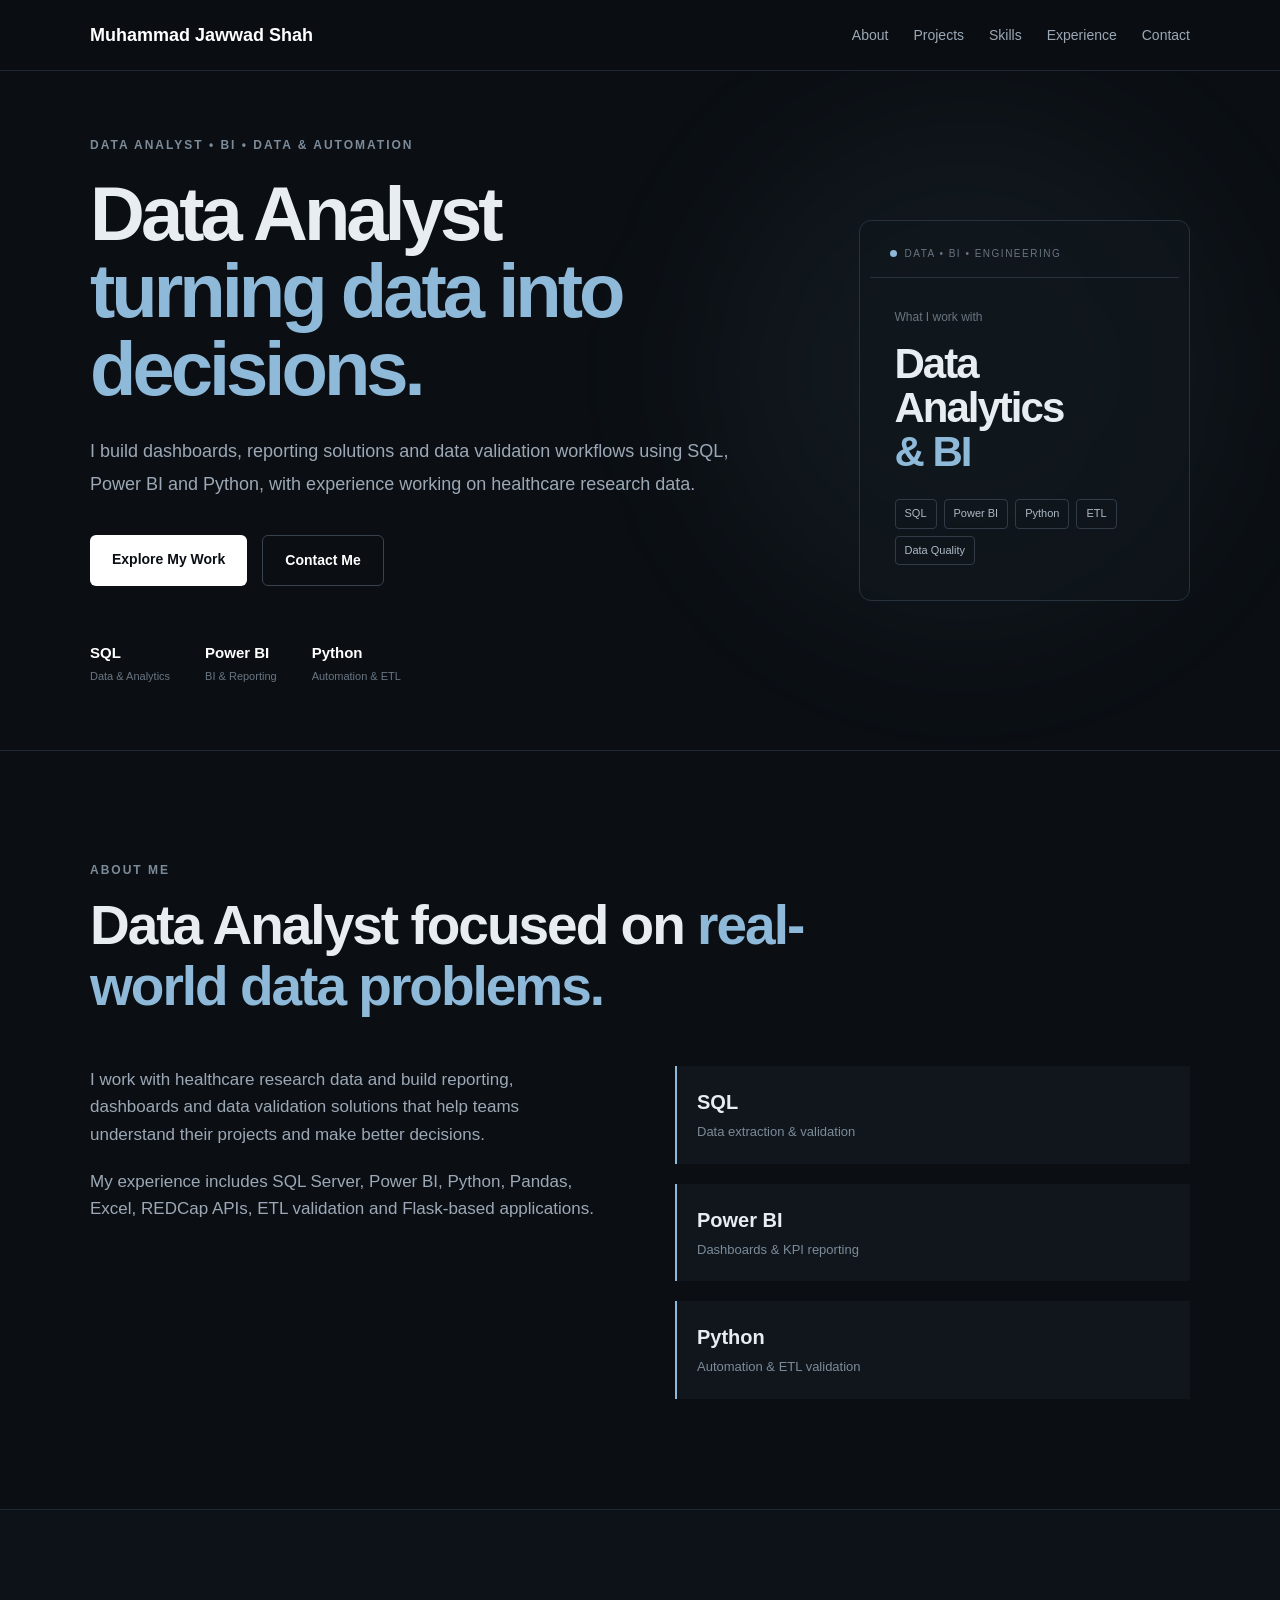
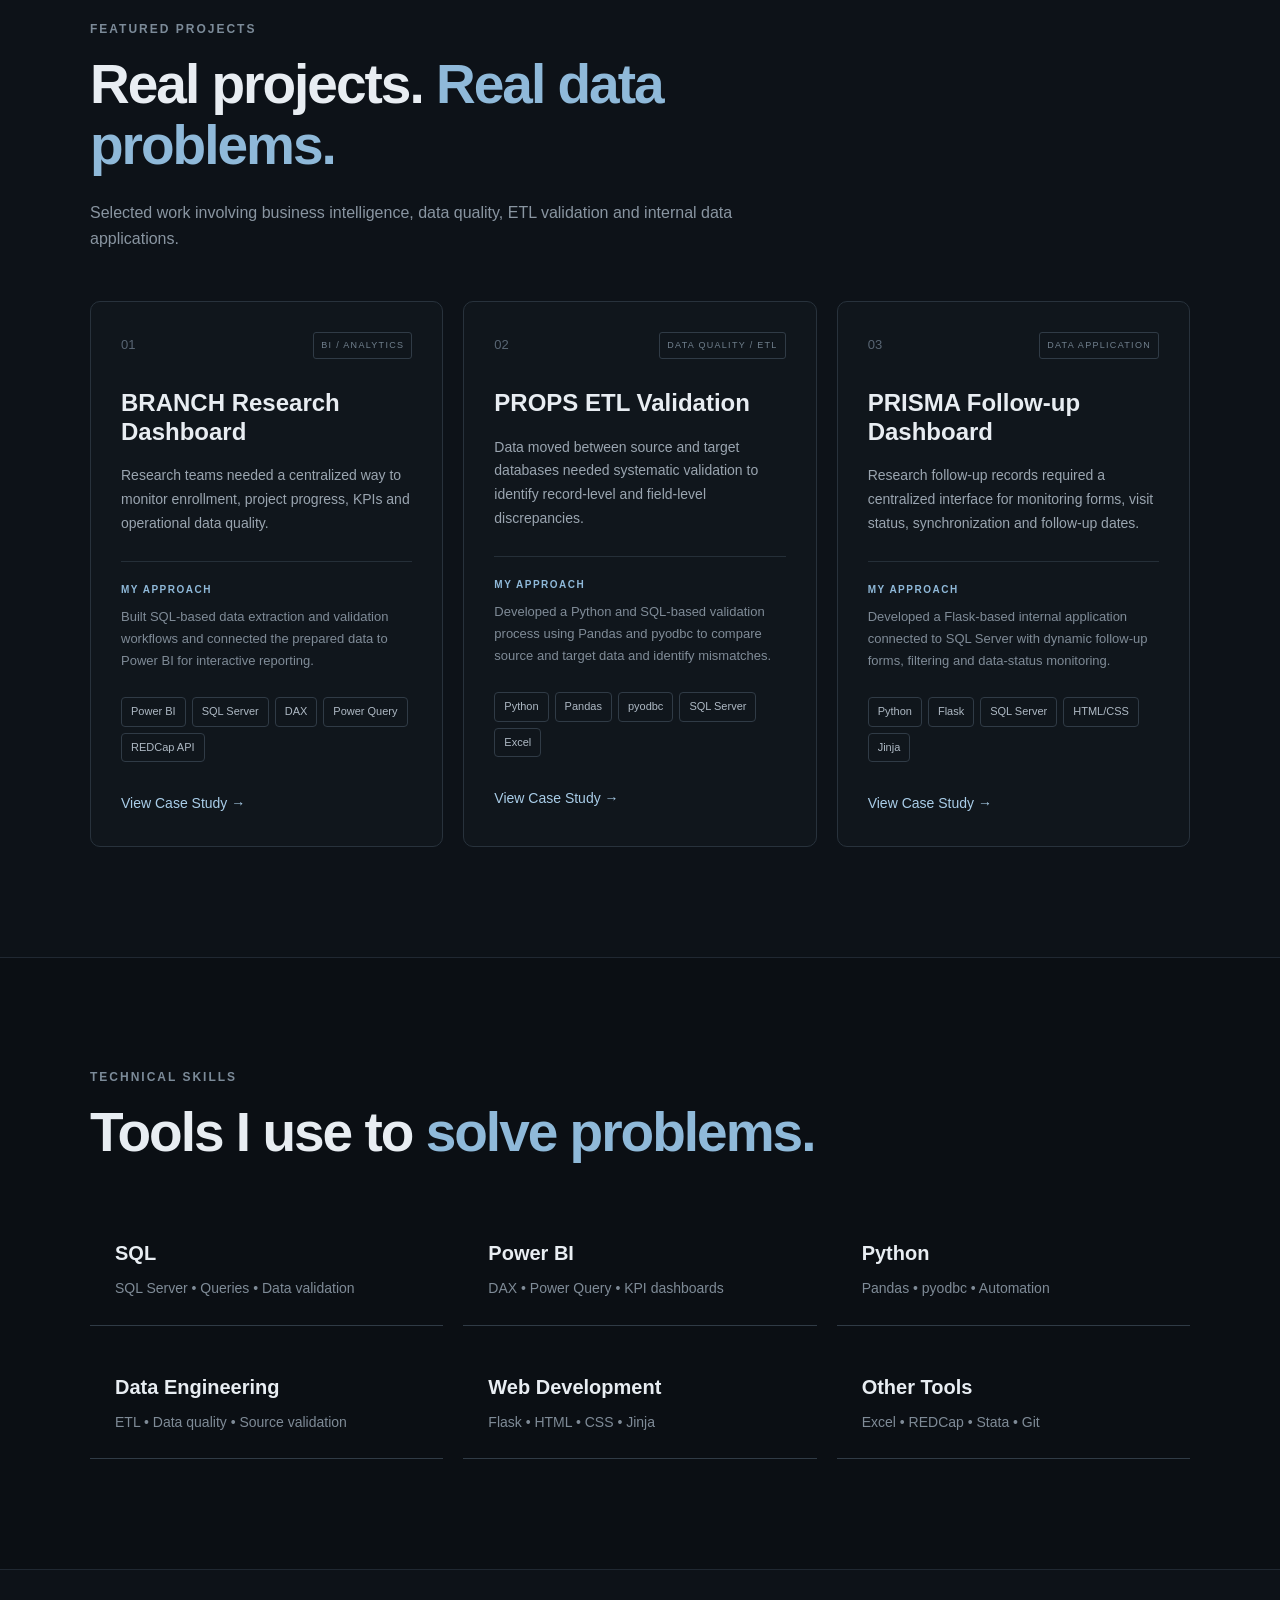
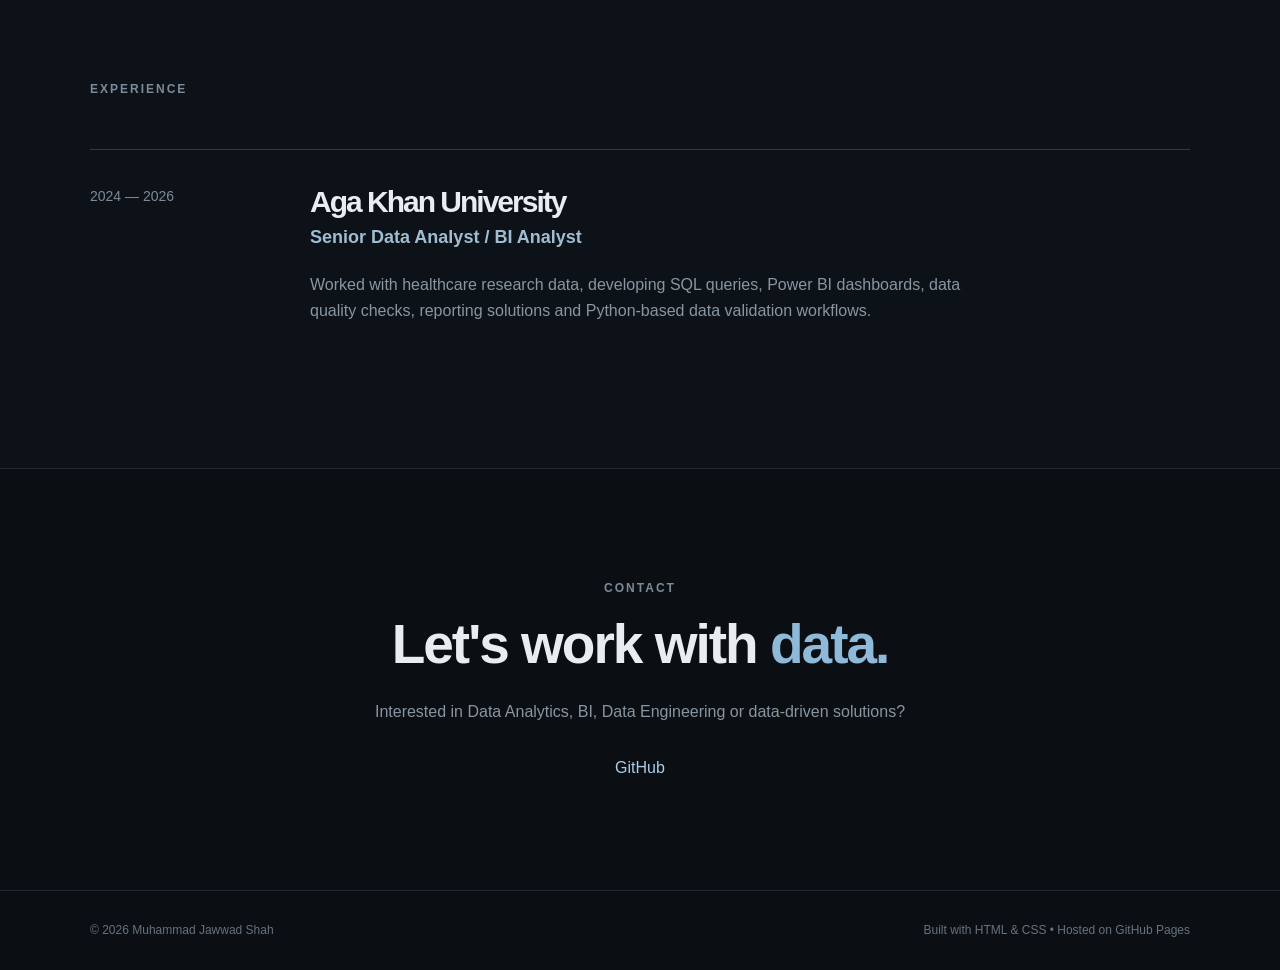
<file: index.html>
<!DOCTYPE html>
<html lang="en">
<head>
    <meta charset="UTF-8">
    <meta name="viewport" content="width=device-width, initial-scale=1.0">

    <title>Muhammad Jawwad Shah | Data Analyst</title>

    <meta name="description"
          content="Muhammad Jawwad Shah - Data Analyst specializing in SQL, Power BI, Python, ETL and healthcare data reporting.">

    <link rel="stylesheet" href="style.css">
</head>

<body>

    <!-- Navigation -->
    <nav class="navbar">
        <div class="container nav-container">

            <a href="#" class="logo">
                Muhammad Jawwad Shah
            </a>

            <div class="nav-links">
                <a href="#about">About</a>
                <a href="#projects">Projects</a>
                <a href="#skills">Skills</a>
                <a href="#experience">Experience</a>
                <a href="#contact">Contact</a>
            </div>

        </div>
    </nav>


   <!-- Hero -->
<section class="hero">

    <div class="container hero-content">

        <div class="hero-text">

            <p class="eyebrow">
                DATA ANALYST • BI • DATA & AUTOMATION
            </p>

            <h1>
                Data Analyst
                <br>
                <span>turning data into decisions.</span>
            </h1>

            <p class="hero-description">
                I build dashboards, reporting solutions and data
                validation workflows using SQL, Power BI and Python,
                with experience working on healthcare research data.
            </p>

            <div class="hero-buttons">

                <a href="#projects" class="btn primary-btn">
                    Explore My Work
                </a>

                <a href="#contact" class="btn secondary-btn">
                    Contact Me
                </a>

            </div>

            <div class="hero-stats">

                <div>
                    <strong>SQL</strong>
                    <span>Data & Analytics</span>
                </div>

                <div>
                    <strong>Power BI</strong>
                    <span>BI & Reporting</span>
                </div>

                <div>
                    <strong>Python</strong>
                    <span>Automation & ETL</span>
                </div>

            </div>

        </div>


        <div class="hero-card">

            <div class="hero-card-top">
                <span class="status-dot"></span>
                <span>DATA • BI • ENGINEERING</span>
            </div>

            <div class="hero-card-content">

                <p>What I work with</p>

                <h3>
                    Data
                    <br>
                    Analytics
                    <br>
                    <span>& BI</span>
                </h3>

                <div class="tech-list">
                    <span>SQL</span>
                    <span>Power BI</span>
                    <span>Python</span>
                    <span>ETL</span>
                    <span>Data Quality</span>
                </div>

            </div>

        </div>

    </div>

</section>

    <!-- About -->
    <section id="about" class="section">

        <div class="container">

            <p class="section-label">
                ABOUT ME
            </p>

            <h2>
                Data Analyst focused on
                <span>real-world data problems.</span>
            </h2>

            <div class="about-grid">

                <div>
                    <p>
                        I work with healthcare research data and build
                        reporting, dashboards and data validation
                        solutions that help teams understand their
                        projects and make better decisions.
                    </p>

                    <p>
                        My experience includes SQL Server, Power BI,
                        Python, Pandas, Excel, REDCap APIs, ETL
                        validation and Flask-based applications.
                    </p>
                </div>

                <div class="about-highlight">

                    <div>
                        <strong>SQL</strong>
                        <span>Data extraction & validation</span>
                    </div>

                    <div>
                        <strong>Power BI</strong>
                        <span>Dashboards & KPI reporting</span>
                    </div>

                    <div>
                        <strong>Python</strong>
                        <span>Automation & ETL validation</span>
                    </div>

                </div>

            </div>

        </div>

    </section>


<!-- Projects -->
<section id="projects" class="section projects-section">

    <div class="container">

        <p class="section-label">
            FEATURED PROJECTS
        </p>

        <h2>
            Real projects.
            <span>Real data problems.</span>
        </h2>

        <p class="projects-intro">
            Selected work involving business intelligence, data quality,
            ETL validation and internal data applications.
        </p>


        <div class="projects-grid">

            <!-- BRANCH -->
            <article class="project-card">

                <div class="project-top">
                    <span class="project-number">01</span>
                    <span class="project-type">BI / ANALYTICS</span>
                </div>

                <h3>
                    BRANCH Research Dashboard
                </h3>

                <p class="project-problem">
                    Research teams needed a centralized way to monitor
                    enrollment, project progress, KPIs and operational
                    data quality.
                </p>

                <div class="project-section">

                    <span class="project-label">MY APPROACH</span>

                    <p>
                        Built SQL-based data extraction and validation
                        workflows and connected the prepared data to
                        Power BI for interactive reporting.
                    </p>

                </div>

                <div class="project-tech">
                    <span>Power BI</span>
                    <span>SQL Server</span>
                    <span>DAX</span>
                    <span>Power Query</span>
                    <span>REDCap API</span>
                </div>

                <a href="branch-case-study.html" class="project-link">
                View Case Study →
                </a>

            </article>


            <!-- PROPS -->
            <article class="project-card">

                <div class="project-top">
                    <span class="project-number">02</span>
                    <span class="project-type">DATA QUALITY / ETL</span>
                </div>

                <h3>
                    PROPS ETL Validation
                </h3>

                <p class="project-problem">
                    Data moved between source and target databases needed
                    systematic validation to identify record-level and
                    field-level discrepancies.
                </p>

                <div class="project-section">

                    <span class="project-label">MY APPROACH</span>

                    <p>
                        Developed a Python and SQL-based validation process
                        using Pandas and pyodbc to compare source and target
                        data and identify mismatches.
                    </p>

                </div>

                <div class="project-tech">
                    <span>Python</span>
                    <span>Pandas</span>
                    <span>pyodbc</span>
                    <span>SQL Server</span>
                    <span>Excel</span>
                </div>

                <a href="props-etl-case-study.html" class="project-link">
                View Case Study →
                </a>
            </article>


            <!-- PRISMA -->
            <article class="project-card">

                <div class="project-top">
                    <span class="project-number">03</span>
                    <span class="project-type">DATA APPLICATION</span>
                </div>

                <h3>
                    PRISMA Follow-up Dashboard
                </h3>

                <p class="project-problem">
                    Research follow-up records required a centralized
                    interface for monitoring forms, visit status,
                    synchronization and follow-up dates.
                </p>

                <div class="project-section">

                    <span class="project-label">MY APPROACH</span>

                    <p>
                        Developed a Flask-based internal application
                        connected to SQL Server with dynamic follow-up
                        forms, filtering and data-status monitoring.
                    </p>

                </div>

                <div class="project-tech">
                    <span>Python</span>
                    <span>Flask</span>
                    <span>SQL Server</span>
                    <span>HTML/CSS</span>
                    <span>Jinja</span>
                </div>

               <a href="prisma-case-study.html" class="project-link">
               View Case Study →
               </a>

            </article>

        </div>

    </div>

</section>

    <!-- Skills -->
    <section id="skills" class="section">

        <div class="container">

            <p class="section-label">
                TECHNICAL SKILLS
            </p>

            <h2>
                Tools I use to
                <span>solve problems.</span>
            </h2>


            <div class="skills-grid">

                <div class="skill">
                    <h3>SQL</h3>
                    <p>
                        SQL Server • Queries • Data validation
                    </p>
                </div>

                <div class="skill">
                    <h3>Power BI</h3>
                    <p>
                        DAX • Power Query • KPI dashboards
                    </p>
                </div>

                <div class="skill">
                    <h3>Python</h3>
                    <p>
                        Pandas • pyodbc • Automation
                    </p>
                </div>

                <div class="skill">
                    <h3>Data Engineering</h3>
                    <p>
                        ETL • Data quality • Source validation
                    </p>
                </div>

                <div class="skill">
                    <h3>Web Development</h3>
                    <p>
                        Flask • HTML • CSS • Jinja
                    </p>
                </div>

                <div class="skill">
                    <h3>Other Tools</h3>
                    <p>
                        Excel • REDCap • Stata • Git
                    </p>
                </div>

            </div>

        </div>

    </section>


    <!-- Experience -->
    <section id="experience" class="section experience-section">

        <div class="container">

            <p class="section-label">
                EXPERIENCE
            </p>

            <div class="experience-item">

                <div class="experience-date">
                    2024 — 2026
                </div>

                <div>

                    <h2>
                        Aga Khan University
                    </h2>

                    <h3>
                        Senior Data Analyst / BI Analyst
                    </h3>

                    <p>
                        Worked with healthcare research data,
                        developing SQL queries, Power BI dashboards,
                        data quality checks, reporting solutions
                        and Python-based data validation workflows.
                    </p>

                </div>

            </div>

        </div>

    </section>


    <!-- Contact -->
    <section id="contact" class="section contact-section">

        <div class="container">

            <p class="section-label">
                CONTACT
            </p>

            <h2>
                Let's work with
                <span>data.</span>
            </h2>

            <p>
                Interested in Data Analytics, BI, Data Engineering
                or data-driven solutions?
            </p>

            <div class="contact-links">

                <a href="https://github.com/Jawwad011">
                    GitHub
                </a>

                <!-- Add your LinkedIn URL here later -->

            </div>

        </div>

    </section>


    <!-- Footer -->
    <footer>

        <div class="container">

            <p>
                © 2026 Muhammad Jawwad Shah
            </p>

            <p>
                Built with HTML & CSS • Hosted on GitHub Pages
            </p>

        </div>

    </footer>


</body>
</html>
</file>
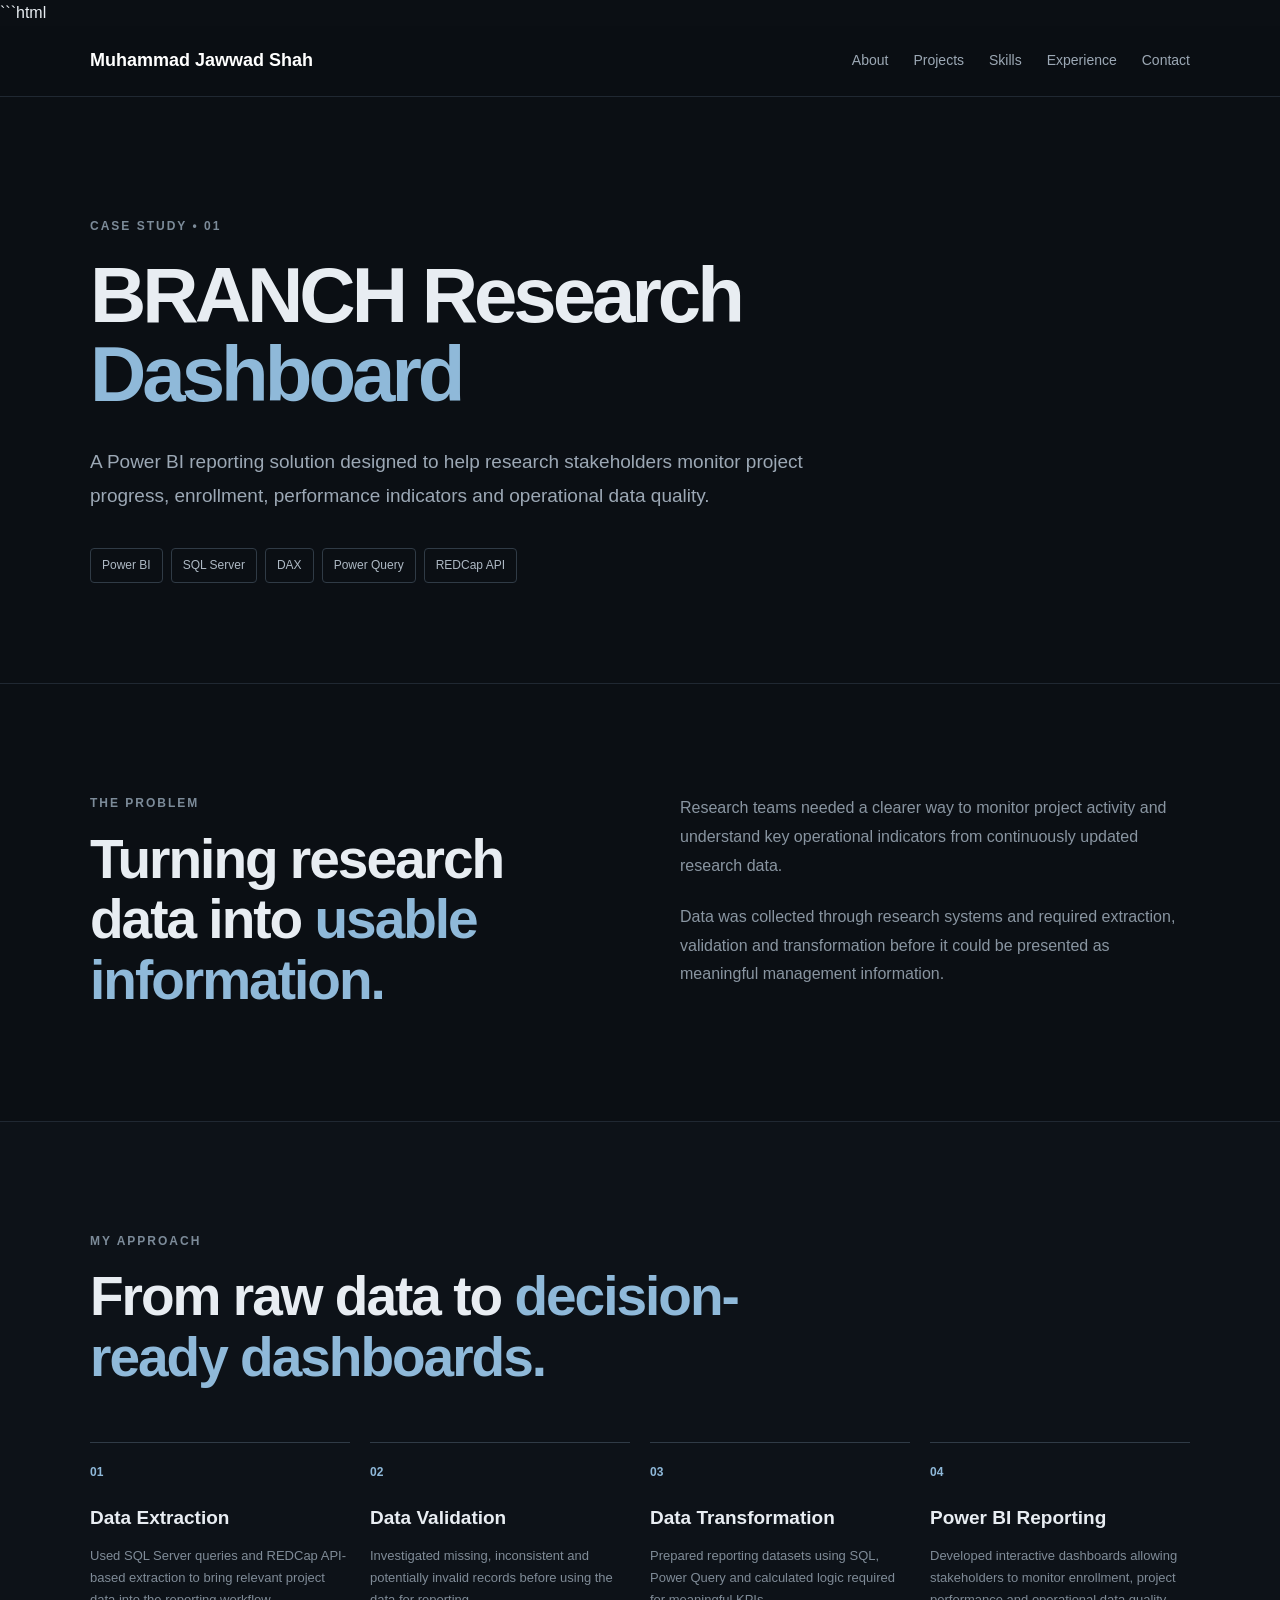
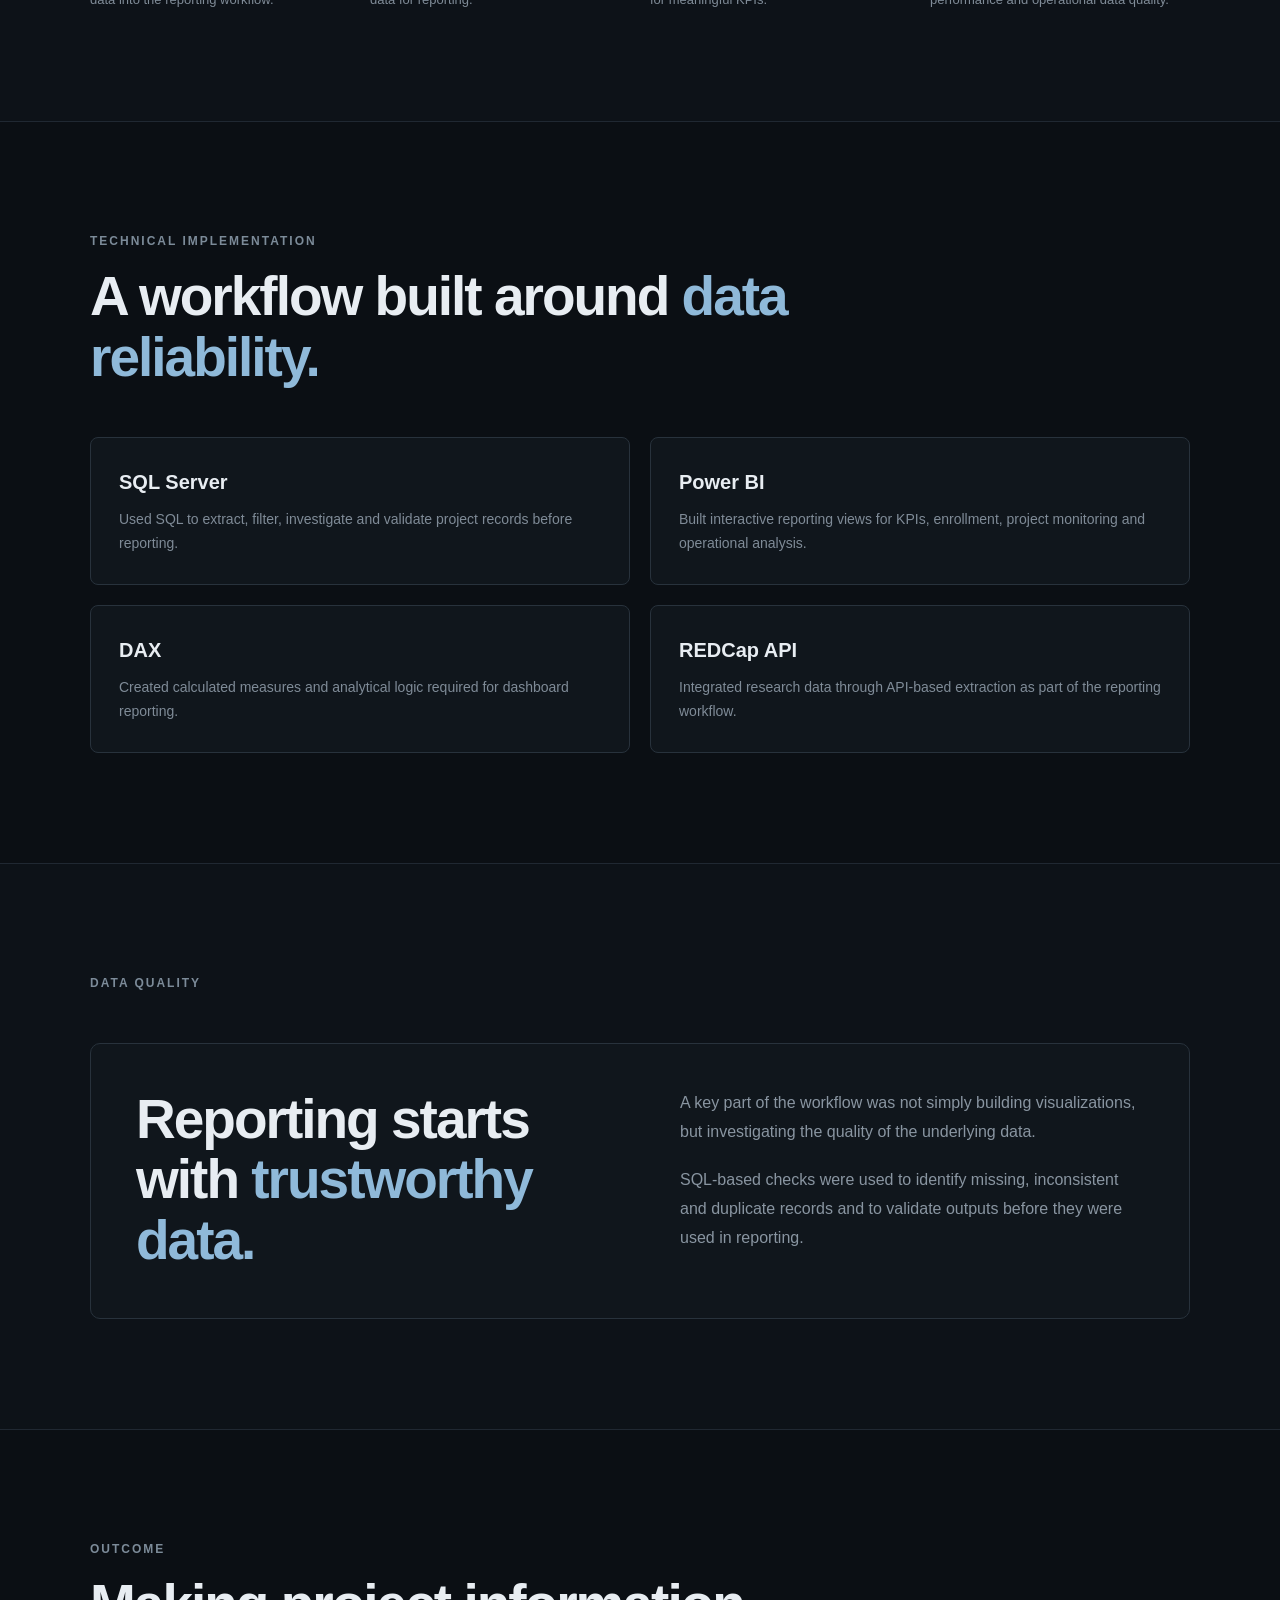
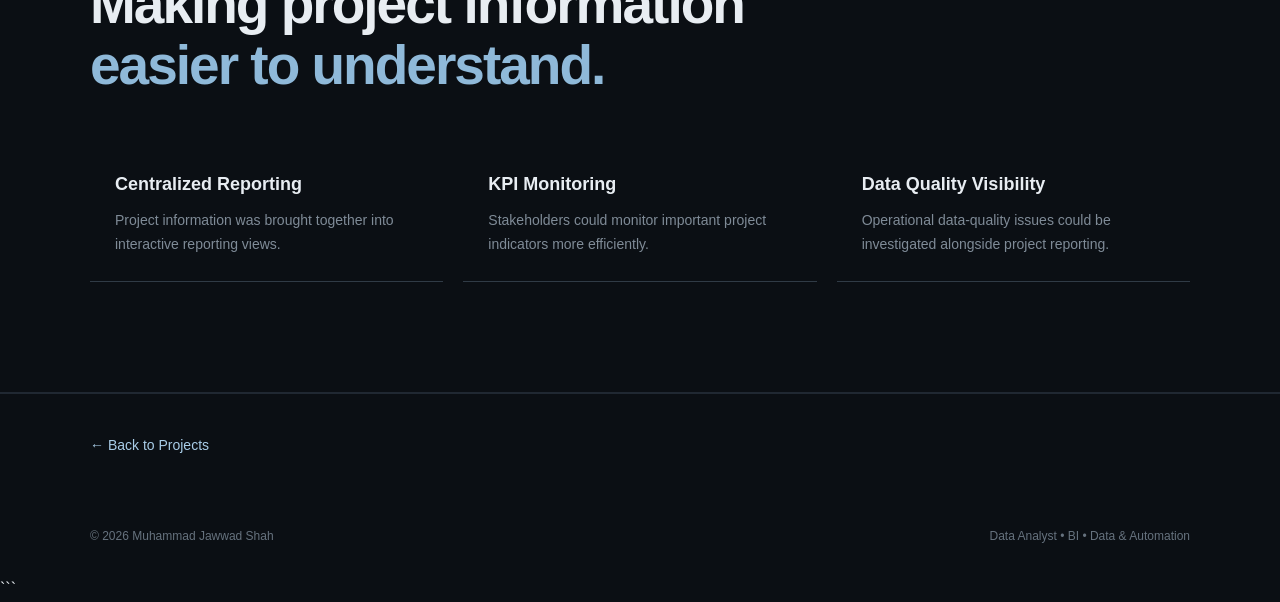
<file: branch-case-study.html>
```html
<!DOCTYPE html>
<html lang="en">

<head>

    <meta charset="UTF-8">

    <meta name="viewport"
          content="width=device-width, initial-scale=1.0">

    <title>BRANCH Research Dashboard | Muhammad Jawwad Shah</title>

    <meta name="description"
          content="BRANCH Research Dashboard case study by Muhammad Jawwad Shah.">

    <link rel="stylesheet" href="style.css">

</head>


<body>


<!-- Navigation -->

<nav class="navbar">

    <div class="container nav-container">

        <a href="index.html" class="logo">
            Muhammad Jawwad Shah
        </a>

        <div class="nav-links">

            <a href="index.html#about">
                About
            </a>

            <a href="index.html#projects">
                Projects
            </a>

            <a href="index.html#skills">
                Skills
            </a>

            <a href="index.html#experience">
                Experience
            </a>

            <a href="index.html#contact">
                Contact
            </a>

        </div>

    </div>

</nav>



<!-- Case Study Hero -->

<section class="case-hero">

    <div class="container">

        <p class="section-label">
            CASE STUDY • 01
        </p>

        <h1>
            BRANCH Research
            <span>Dashboard</span>
        </h1>

        <p class="case-intro">

            A Power BI reporting solution designed to help research
            stakeholders monitor project progress, enrollment,
            performance indicators and operational data quality.

        </p>


        <div class="case-tech">

            <span>Power BI</span>
            <span>SQL Server</span>
            <span>DAX</span>
            <span>Power Query</span>
            <span>REDCap API</span>

        </div>

    </div>

</section>



<!-- Overview -->

<section class="section">

    <div class="container">

        <div class="case-grid">

            <div>

                <p class="section-label">
                    THE PROBLEM
                </p>

                <h2>
                    Turning research data into
                    <span>usable information.</span>
                </h2>

            </div>


            <div class="case-text">

                <p>
                    Research teams needed a clearer way to monitor
                    project activity and understand key operational
                    indicators from continuously updated research data.
                </p>

                <p>
                    Data was collected through research systems and
                    required extraction, validation and transformation
                    before it could be presented as meaningful
                    management information.
                </p>

            </div>

        </div>

    </div>

</section>



<!-- Approach -->

<section class="section projects-section">

    <div class="container">

        <p class="section-label">
            MY APPROACH
        </p>

        <h2>
            From raw data to
            <span>decision-ready dashboards.</span>
        </h2>


        <div class="case-steps">


            <div class="case-step">

                <span>01</span>

                <h3>
                    Data Extraction
                </h3>

                <p>
                    Used SQL Server queries and REDCap API-based
                    extraction to bring relevant project data
                    into the reporting workflow.
                </p>

            </div>


            <div class="case-step">

                <span>02</span>

                <h3>
                    Data Validation
                </h3>

                <p>
                    Investigated missing, inconsistent and
                    potentially invalid records before using
                    the data for reporting.
                </p>

            </div>


            <div class="case-step">

                <span>03</span>

                <h3>
                    Data Transformation
                </h3>

                <p>
                    Prepared reporting datasets using SQL,
                    Power Query and calculated logic required
                    for meaningful KPIs.
                </p>

            </div>


            <div class="case-step">

                <span>04</span>

                <h3>
                    Power BI Reporting
                </h3>

                <p>
                    Developed interactive dashboards allowing
                    stakeholders to monitor enrollment,
                    project performance and operational
                    data quality.
                </p>

            </div>

        </div>

    </div>

</section>



<!-- Technical Implementation -->

<section class="section">

    <div class="container">

        <p class="section-label">
            TECHNICAL IMPLEMENTATION
        </p>

        <h2>
            A workflow built around
            <span>data reliability.</span>
        </h2>


        <div class="technical-grid">


            <div class="technical-card">

                <h3>
                    SQL Server
                </h3>

                <p>
                    Used SQL to extract, filter, investigate and
                    validate project records before reporting.
                </p>

            </div>


            <div class="technical-card">

                <h3>
                    Power BI
                </h3>

                <p>
                    Built interactive reporting views for KPIs,
                    enrollment, project monitoring and
                    operational analysis.
                </p>

            </div>


            <div class="technical-card">

                <h3>
                    DAX
                </h3>

                <p>
                    Created calculated measures and analytical
                    logic required for dashboard reporting.
                </p>

            </div>


            <div class="technical-card">

                <h3>
                    REDCap API
                </h3>

                <p>
                    Integrated research data through API-based
                    extraction as part of the reporting workflow.
                </p>

            </div>

        </div>

    </div>

</section>



<!-- Data Quality -->

<section class="section projects-section">

    <div class="container">

        <p class="section-label">
            DATA QUALITY
        </p>

        <div class="case-highlight">

            <div>

                <h2>
                    Reporting starts with
                    <span>trustworthy data.</span>
                </h2>

            </div>


            <div>

                <p>
                    A key part of the workflow was not simply
                    building visualizations, but investigating
                    the quality of the underlying data.
                </p>

                <p>
                    SQL-based checks were used to identify
                    missing, inconsistent and duplicate records
                    and to validate outputs before they were
                    used in reporting.
                </p>

            </div>

        </div>

    </div>

</section>



<!-- Outcome -->

<section class="section">

    <div class="container">

        <p class="section-label">
            OUTCOME
        </p>

        <h2>
            Making project information
            <span>easier to understand.</span>
        </h2>


        <div class="outcome-grid">

            <div>

                <strong>
                    Centralized Reporting
                </strong>

                <p>
                    Project information was brought together
                    into interactive reporting views.
                </p>

            </div>


            <div>

                <strong>
                    KPI Monitoring
                </strong>

                <p>
                    Stakeholders could monitor important
                    project indicators more efficiently.
                </p>

            </div>


            <div>

                <strong>
                    Data Quality Visibility
                </strong>

                <p>
                    Operational data-quality issues could be
                    investigated alongside project reporting.
                </p>

            </div>

        </div>

    </div>

</section>



<!-- Back -->

<section class="case-back">

    <div class="container">

        <a href="index.html#projects">
            ← Back to Projects
        </a>

    </div>

</section>



<footer>

    <div class="container">

        <p>
            © 2026 Muhammad Jawwad Shah
        </p>

        <p>
            Data Analyst • BI • Data & Automation
        </p>

    </div>

</footer>


</body>

</html>
```
</file>
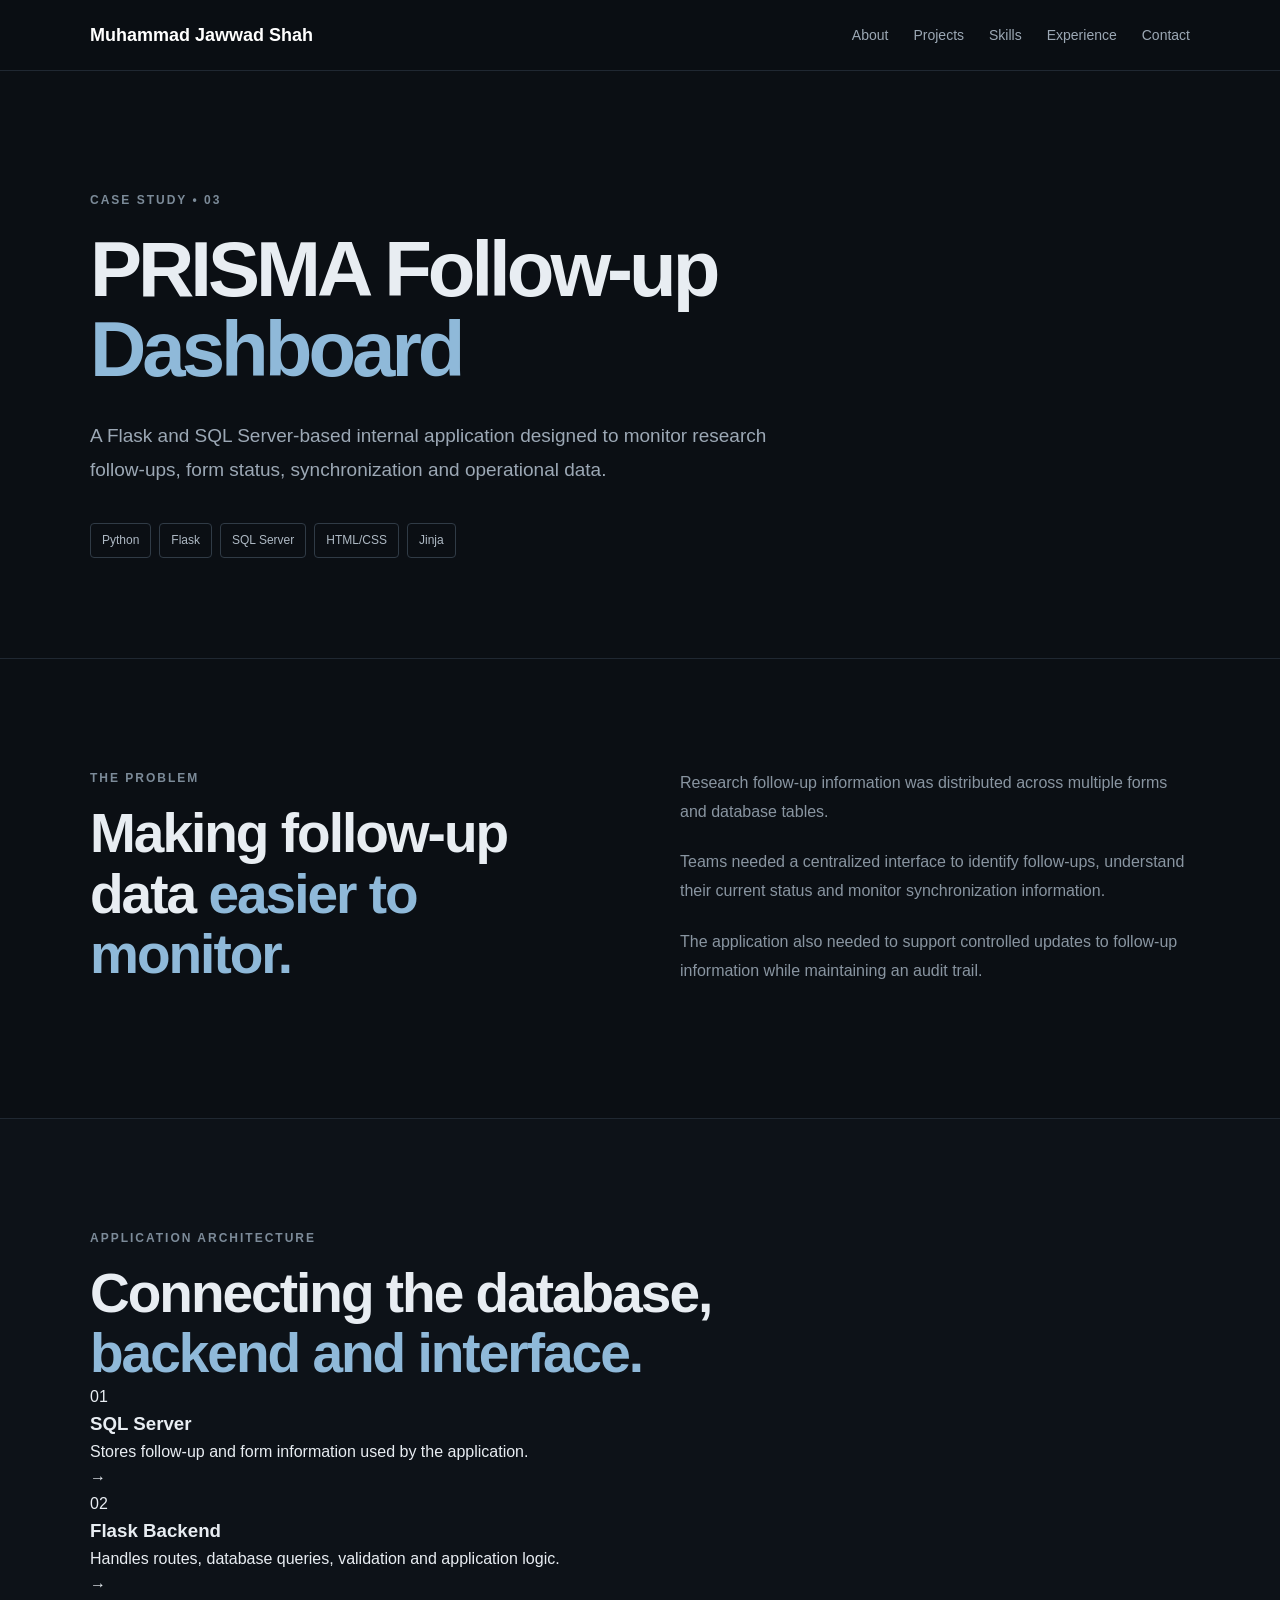
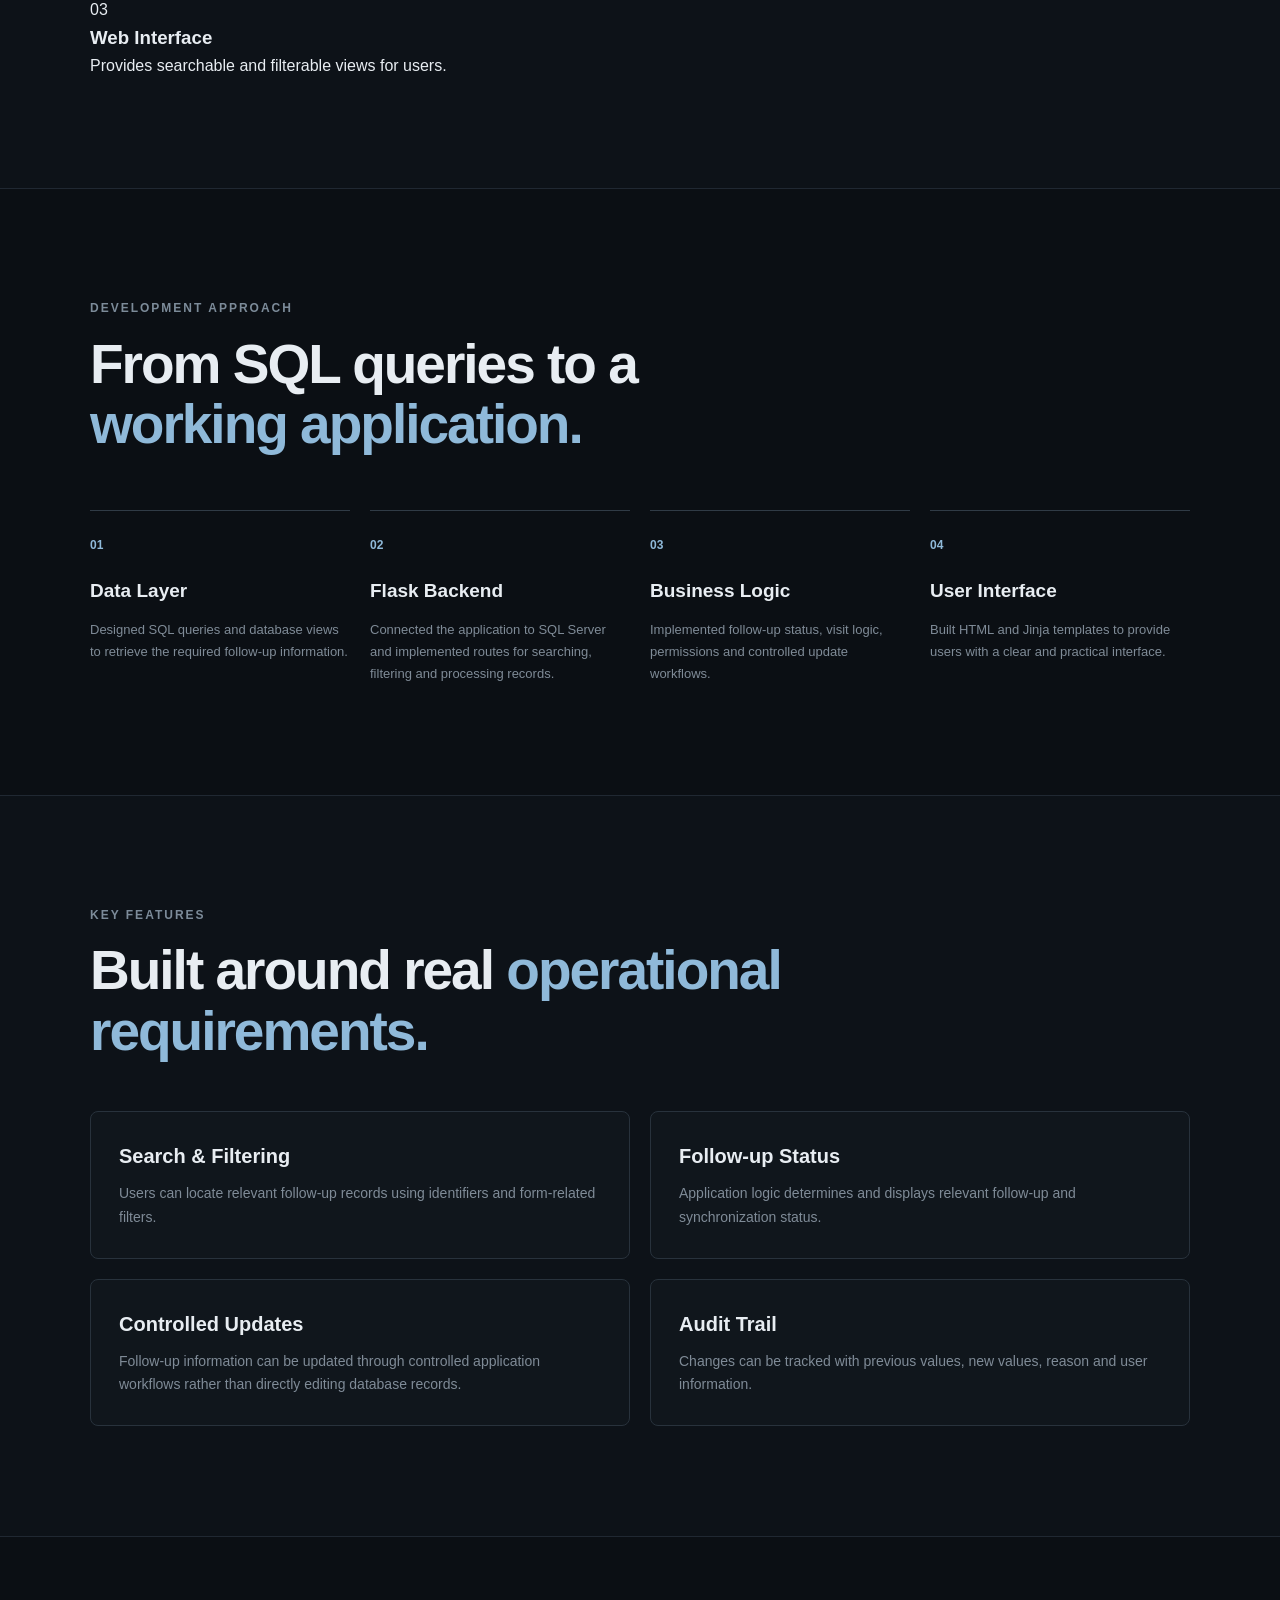
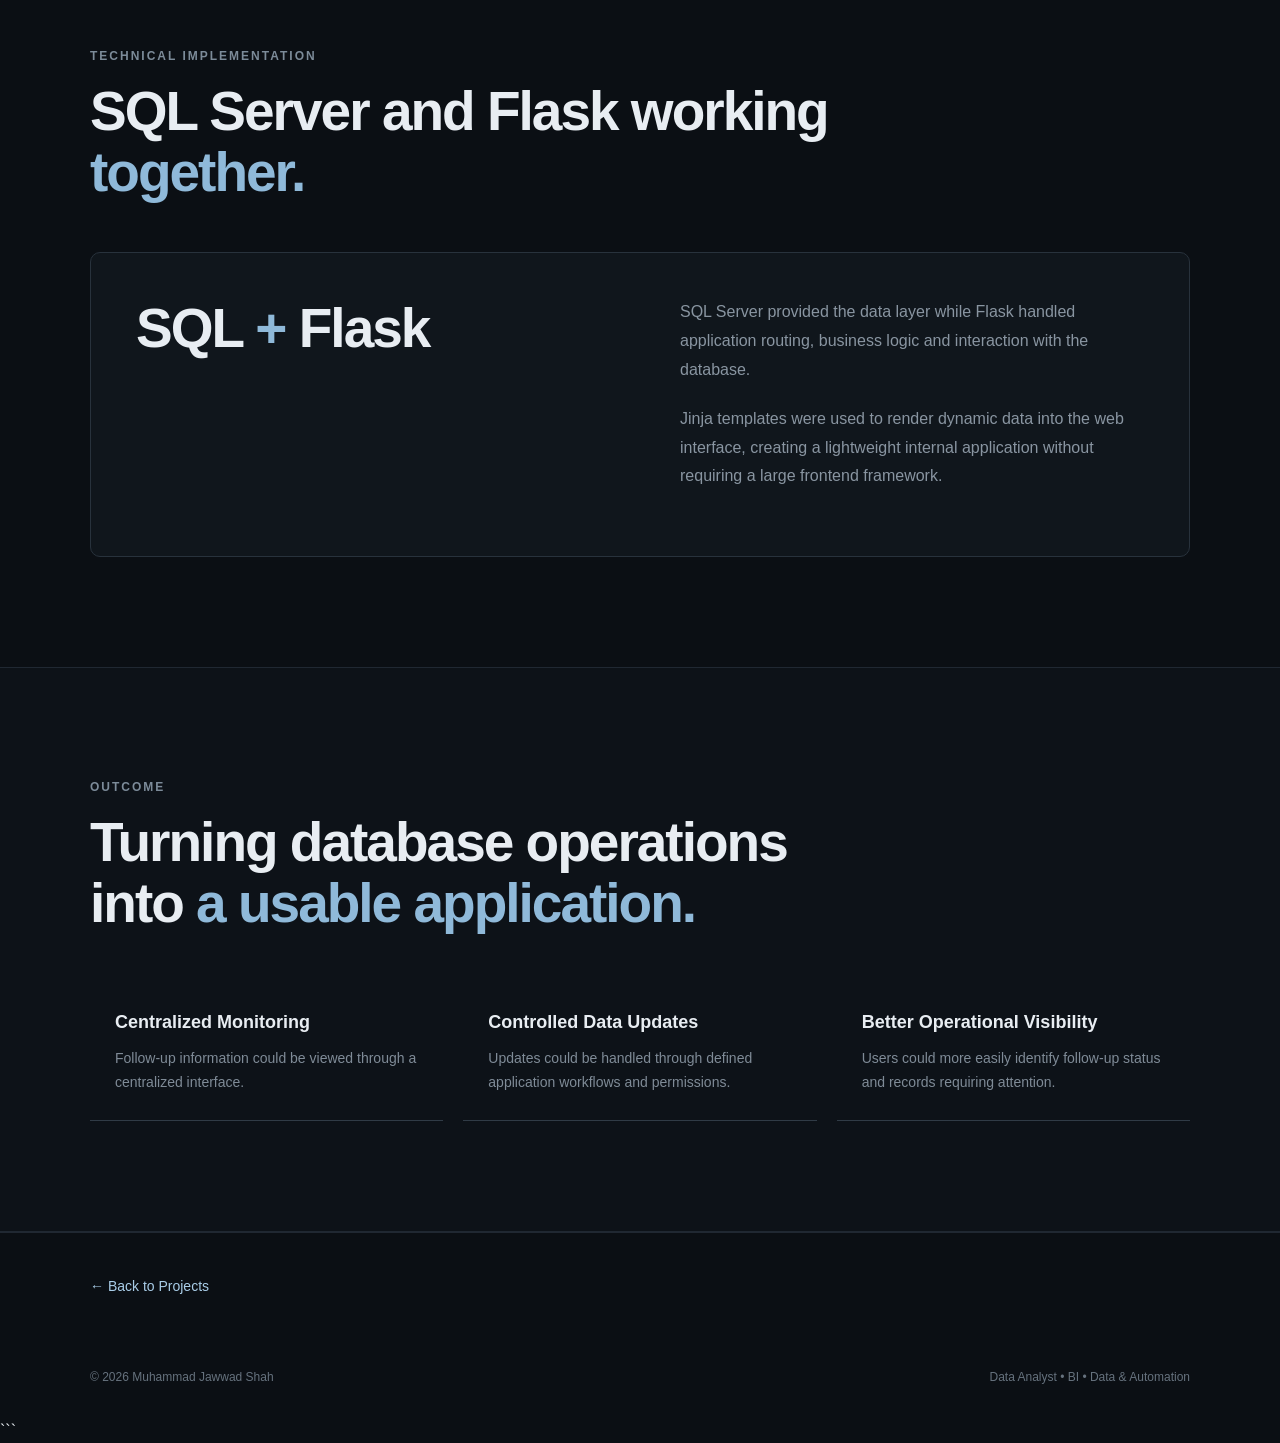
<file: prisma-case-study.html>
<!DOCTYPE html>
<html lang="en">

<head>

    <meta charset="UTF-8">

    <meta name="viewport"
          content="width=device-width, initial-scale=1.0">

    <title>PRISMA Follow-up Dashboard | Muhammad Jawwad Shah</title>

    <meta name="description"
          content="PRISMA Follow-up Dashboard case study by Muhammad Jawwad Shah.">

    <link rel="stylesheet" href="style.css">

</head>


<body>


<!-- Navigation -->

<nav class="navbar">

    <div class="container nav-container">

        <a href="index.html" class="logo">
            Muhammad Jawwad Shah
        </a>

        <div class="nav-links">

            <a href="index.html#about">
                About
            </a>

            <a href="index.html#projects">
                Projects
            </a>

            <a href="index.html#skills">
                Skills
            </a>

            <a href="index.html#experience">
                Experience
            </a>

            <a href="index.html#contact">
                Contact
            </a>

        </div>

    </div>

</nav>



<!-- Hero -->

<section class="case-hero">

    <div class="container">

        <p class="section-label">
            CASE STUDY • 03
        </p>

        <h1>
            PRISMA Follow-up
            <span>Dashboard</span>
        </h1>

        <p class="case-intro">

            A Flask and SQL Server-based internal application
            designed to monitor research follow-ups, form status,
            synchronization and operational data.

        </p>


        <div class="case-tech">

            <span>Python</span>
            <span>Flask</span>
            <span>SQL Server</span>
            <span>HTML/CSS</span>
            <span>Jinja</span>

        </div>

    </div>

</section>



<!-- Problem -->

<section class="section">

    <div class="container">

        <div class="case-grid">

            <div>

                <p class="section-label">
                    THE PROBLEM
                </p>

                <h2>
                    Making follow-up data
                    <span>easier to monitor.</span>
                </h2>

            </div>


            <div class="case-text">

                <p>
                    Research follow-up information was distributed
                    across multiple forms and database tables.
                </p>

                <p>
                    Teams needed a centralized interface to identify
                    follow-ups, understand their current status and
                    monitor synchronization information.
                </p>

                <p>
                    The application also needed to support controlled
                    updates to follow-up information while maintaining
                    an audit trail.
                </p>

            </div>

        </div>

    </div>

</section>



<!-- Architecture -->

<section class="section projects-section">

    <div class="container">

        <p class="section-label">
            APPLICATION ARCHITECTURE
        </p>

        <h2>
            Connecting the database,
            <span>backend and interface.</span>
        </h2>


        <div class="data-flow">


            <div class="flow-box">

                <span>01</span>

                <h3>
                    SQL Server
                </h3>

                <p>
                    Stores follow-up and form information
                    used by the application.
                </p>

            </div>


            <div class="flow-arrow">
                →
            </div>


            <div class="flow-box">

                <span>02</span>

                <h3>
                    Flask Backend
                </h3>

                <p>
                    Handles routes, database queries,
                    validation and application logic.
                </p>

            </div>


            <div class="flow-arrow">
                →
            </div>


            <div class="flow-box">

                <span>03</span>

                <h3>
                    Web Interface
                </h3>

                <p>
                    Provides searchable and filterable
                    views for users.
                </p>

            </div>

        </div>

    </div>

</section>



<!-- Development -->

<section class="section">

    <div class="container">

        <p class="section-label">
            DEVELOPMENT APPROACH
        </p>

        <h2>
            From SQL queries to a
            <span>working application.</span>
        </h2>


        <div class="case-steps">


            <div class="case-step">

                <span>01</span>

                <h3>
                    Data Layer
                </h3>

                <p>
                    Designed SQL queries and database views
                    to retrieve the required follow-up
                    information.
                </p>

            </div>


            <div class="case-step">

                <span>02</span>

                <h3>
                    Flask Backend
                </h3>

                <p>
                    Connected the application to SQL Server
                    and implemented routes for searching,
                    filtering and processing records.
                </p>

            </div>


            <div class="case-step">

                <span>03</span>

                <h3>
                    Business Logic
                </h3>

                <p>
                    Implemented follow-up status, visit logic,
                    permissions and controlled update workflows.
                </p>

            </div>


            <div class="case-step">

                <span>04</span>

                <h3>
                    User Interface
                </h3>

                <p>
                    Built HTML and Jinja templates to provide
                    users with a clear and practical interface.
                </p>

            </div>

        </div>

    </div>

</section>



<!-- Features -->

<section class="section projects-section">

    <div class="container">

        <p class="section-label">
            KEY FEATURES
        </p>

        <h2>
            Built around real
            <span>operational requirements.</span>
        </h2>


        <div class="technical-grid">


            <div class="technical-card">

                <h3>
                    Search & Filtering
                </h3>

                <p>
                    Users can locate relevant follow-up records
                    using identifiers and form-related filters.
                </p>

            </div>


            <div class="technical-card">

                <h3>
                    Follow-up Status
                </h3>

                <p>
                    Application logic determines and displays
                    relevant follow-up and synchronization status.
                </p>

            </div>


            <div class="technical-card">

                <h3>
                    Controlled Updates
                </h3>

                <p>
                    Follow-up information can be updated through
                    controlled application workflows rather than
                    directly editing database records.
                </p>

            </div>


            <div class="technical-card">

                <h3>
                    Audit Trail
                </h3>

                <p>
                    Changes can be tracked with previous values,
                    new values, reason and user information.
                </p>

            </div>

        </div>

    </div>

</section>



<!-- Technical -->

<section class="section">

    <div class="container">

        <p class="section-label">
            TECHNICAL IMPLEMENTATION
        </p>

        <h2>
            SQL Server and Flask working
            <span>together.</span>
        </h2>


        <div class="case-highlight">

            <div>

                <h2>
                    SQL
                    <span>+</span>
                    Flask
                </h2>

            </div>


            <div>

                <p>
                    SQL Server provided the data layer while
                    Flask handled application routing,
                    business logic and interaction with the
                    database.
                </p>

                <p>
                    Jinja templates were used to render
                    dynamic data into the web interface,
                    creating a lightweight internal application
                    without requiring a large frontend framework.
                </p>

            </div>

        </div>

    </div>

</section>



<!-- Outcome -->

<section class="section projects-section">

    <div class="container">

        <p class="section-label">
            OUTCOME
        </p>

        <h2>
            Turning database operations into
            <span>a usable application.</span>
        </h2>


        <div class="outcome-grid">


            <div>

                <strong>
                    Centralized Monitoring
                </strong>

                <p>
                    Follow-up information could be viewed
                    through a centralized interface.
                </p>

            </div>


            <div>

                <strong>
                    Controlled Data Updates
                </strong>

                <p>
                    Updates could be handled through defined
                    application workflows and permissions.
                </p>

            </div>


            <div>

                <strong>
                    Better Operational Visibility
                </strong>

                <p>
                    Users could more easily identify follow-up
                    status and records requiring attention.
                </p>

            </div>

        </div>

    </div>

</section>



<!-- Back -->

<section class="case-back">

    <div class="container">

        <a href="index.html#projects">
            ← Back to Projects
        </a>

    </div>

</section>



<footer>

    <div class="container">

        <p>
            © 2026 Muhammad Jawwad Shah
        </p>

        <p>
            Data Analyst • BI • Data & Automation
        </p>

    </div>

</footer>


</body>

</html>
```
</file>
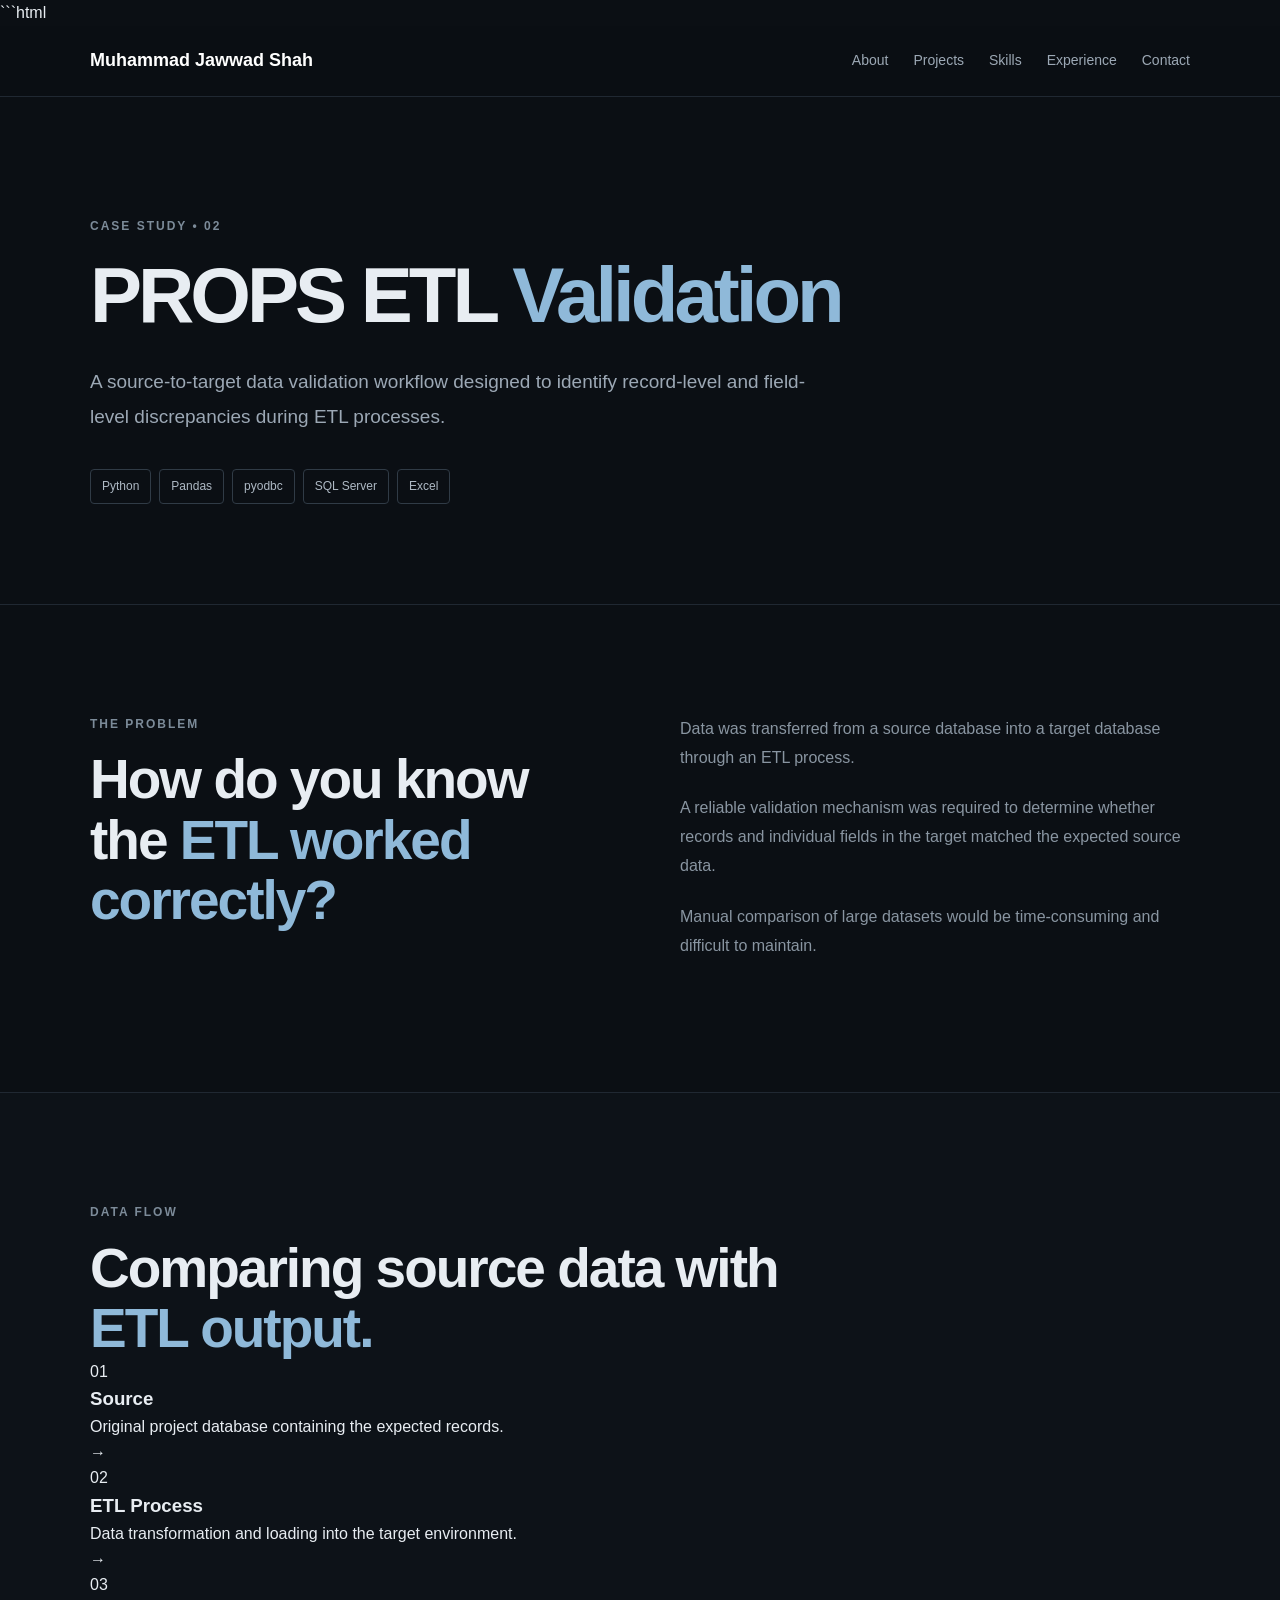
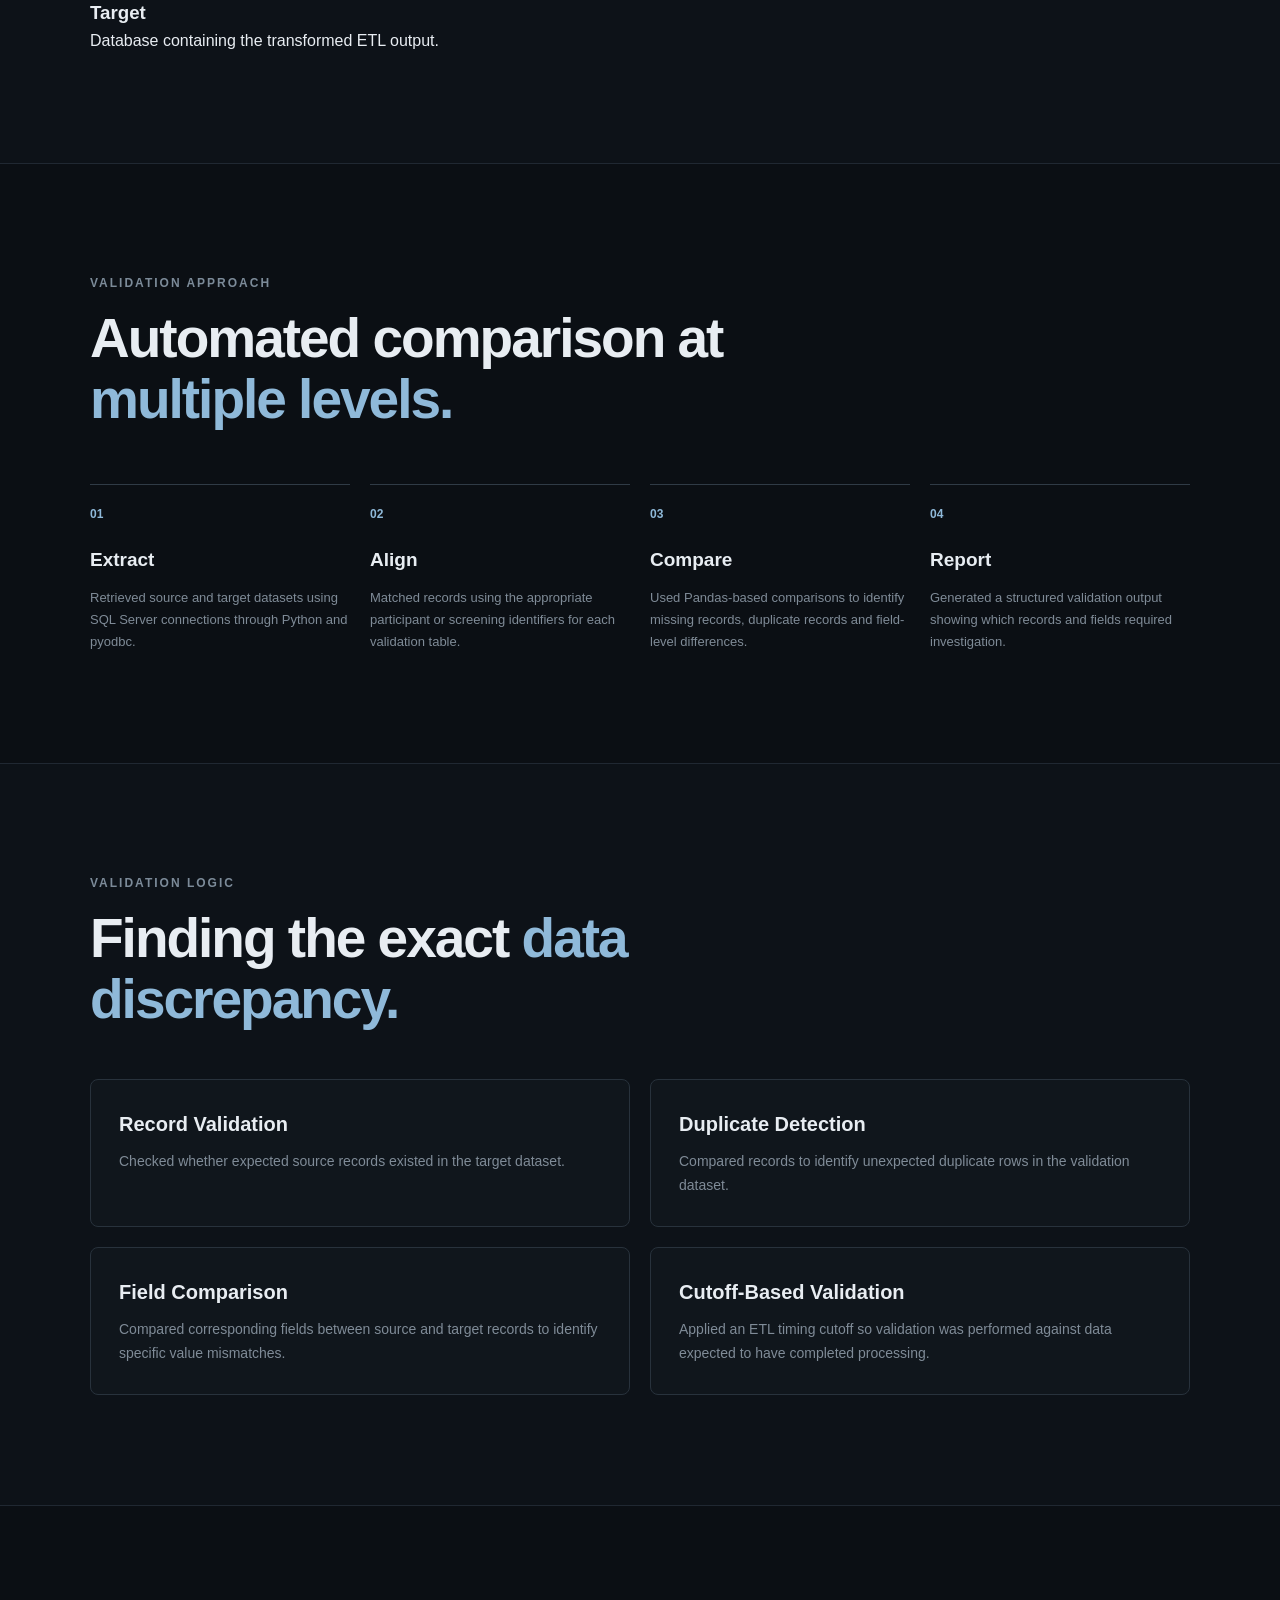
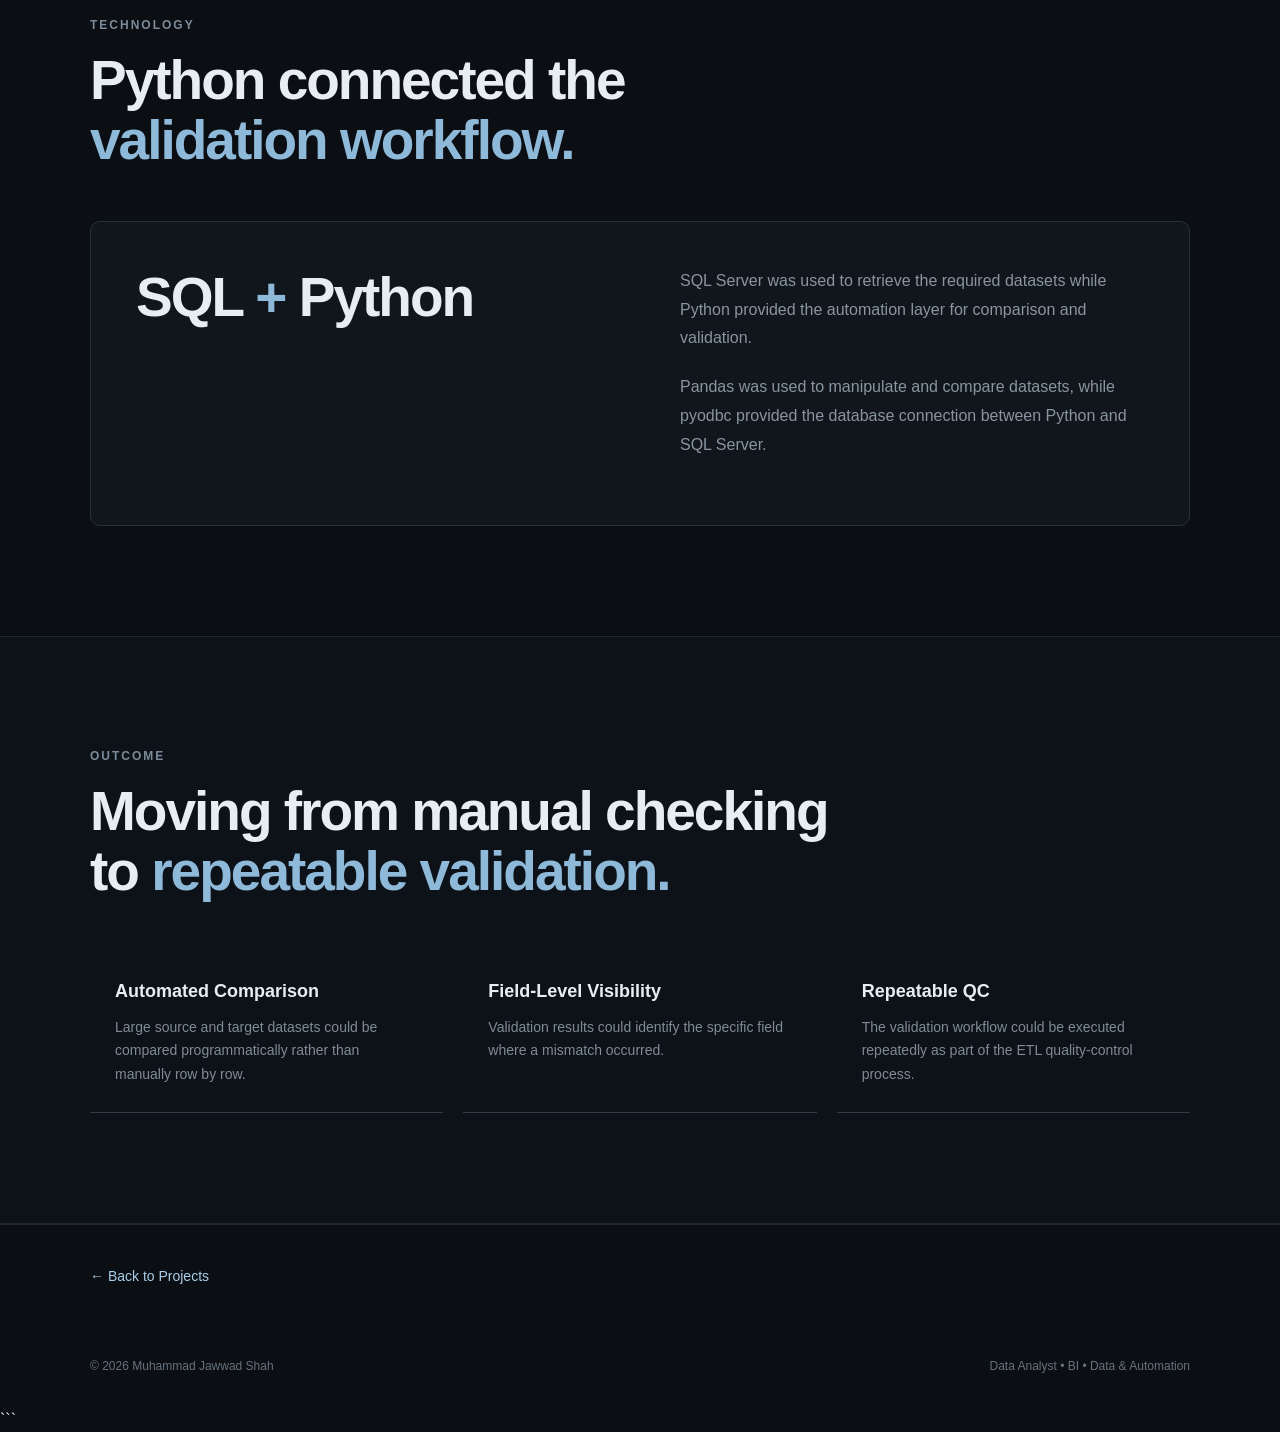
<file: props-etl-case-study.html>
```html
<!DOCTYPE html>
<html lang="en">

<head>

    <meta charset="UTF-8">

    <meta name="viewport"
          content="width=device-width, initial-scale=1.0">

    <title>PROPS ETL Validation | Muhammad Jawwad Shah</title>

    <meta name="description"
          content="PROPS ETL validation case study by Muhammad Jawwad Shah.">

    <link rel="stylesheet" href="style.css">

</head>


<body>


<!-- Navigation -->

<nav class="navbar">

    <div class="container nav-container">

        <a href="index.html" class="logo">
            Muhammad Jawwad Shah
        </a>

        <div class="nav-links">

            <a href="index.html#about">
                About
            </a>

            <a href="index.html#projects">
                Projects
            </a>

            <a href="index.html#skills">
                Skills
            </a>

            <a href="index.html#experience">
                Experience
            </a>

            <a href="index.html#contact">
                Contact
            </a>

        </div>

    </div>

</nav>



<!-- Hero -->

<section class="case-hero">

    <div class="container">

        <p class="section-label">
            CASE STUDY • 02
        </p>

        <h1>
            PROPS ETL
            <span>Validation</span>
        </h1>

        <p class="case-intro">

            A source-to-target data validation workflow designed
            to identify record-level and field-level discrepancies
            during ETL processes.

        </p>


        <div class="case-tech">

            <span>Python</span>
            <span>Pandas</span>
            <span>pyodbc</span>
            <span>SQL Server</span>
            <span>Excel</span>

        </div>

    </div>

</section>



<!-- Problem -->

<section class="section">

    <div class="container">

        <div class="case-grid">

            <div>

                <p class="section-label">
                    THE PROBLEM
                </p>

                <h2>
                    How do you know the
                    <span>ETL worked correctly?</span>
                </h2>

            </div>


            <div class="case-text">

                <p>
                    Data was transferred from a source database into
                    a target database through an ETL process.
                </p>

                <p>
                    A reliable validation mechanism was required to
                    determine whether records and individual fields
                    in the target matched the expected source data.
                </p>

                <p>
                    Manual comparison of large datasets would be
                    time-consuming and difficult to maintain.
                </p>

            </div>

        </div>

    </div>

</section>



<!-- Architecture -->

<section class="section projects-section">

    <div class="container">

        <p class="section-label">
            DATA FLOW
        </p>

        <h2>
            Comparing source data with
            <span>ETL output.</span>
        </h2>


        <div class="data-flow">

            <div class="flow-box">

                <span>01</span>

                <h3>
                    Source
                </h3>

                <p>
                    Original project database containing
                    the expected records.
                </p>

            </div>


            <div class="flow-arrow">
                →
            </div>


            <div class="flow-box">

                <span>02</span>

                <h3>
                    ETL Process
                </h3>

                <p>
                    Data transformation and loading into
                    the target environment.
                </p>

            </div>


            <div class="flow-arrow">
                →
            </div>


            <div class="flow-box">

                <span>03</span>

                <h3>
                    Target
                </h3>

                <p>
                    Database containing the transformed
                    ETL output.
                </p>

            </div>

        </div>

    </div>

</section>



<!-- Approach -->

<section class="section">

    <div class="container">

        <p class="section-label">
            VALIDATION APPROACH
        </p>

        <h2>
            Automated comparison at
            <span>multiple levels.</span>
        </h2>


        <div class="case-steps">


            <div class="case-step">

                <span>01</span>

                <h3>
                    Extract
                </h3>

                <p>
                    Retrieved source and target datasets
                    using SQL Server connections through
                    Python and pyodbc.
                </p>

            </div>


            <div class="case-step">

                <span>02</span>

                <h3>
                    Align
                </h3>

                <p>
                    Matched records using the appropriate
                    participant or screening identifiers
                    for each validation table.
                </p>

            </div>


            <div class="case-step">

                <span>03</span>

                <h3>
                    Compare
                </h3>

                <p>
                    Used Pandas-based comparisons to identify
                    missing records, duplicate records and
                    field-level differences.
                </p>

            </div>


            <div class="case-step">

                <span>04</span>

                <h3>
                    Report
                </h3>

                <p>
                    Generated a structured validation output
                    showing which records and fields required
                    investigation.
                </p>

            </div>

        </div>

    </div>

</section>



<!-- Validation Logic -->

<section class="section projects-section">

    <div class="container">

        <p class="section-label">
            VALIDATION LOGIC
        </p>

        <h2>
            Finding the exact
            <span>data discrepancy.</span>
        </h2>


        <div class="technical-grid">


            <div class="technical-card">

                <h3>
                    Record Validation
                </h3>

                <p>
                    Checked whether expected source records
                    existed in the target dataset.
                </p>

            </div>


            <div class="technical-card">

                <h3>
                    Duplicate Detection
                </h3>

                <p>
                    Compared records to identify unexpected
                    duplicate rows in the validation dataset.
                </p>

            </div>


            <div class="technical-card">

                <h3>
                    Field Comparison
                </h3>

                <p>
                    Compared corresponding fields between
                    source and target records to identify
                    specific value mismatches.
                </p>

            </div>


            <div class="technical-card">

                <h3>
                    Cutoff-Based Validation
                </h3>

                <p>
                    Applied an ETL timing cutoff so validation
                    was performed against data expected to
                    have completed processing.
                </p>

            </div>

        </div>

    </div>

</section>



<!-- Technical -->

<section class="section">

    <div class="container">

        <p class="section-label">
            TECHNOLOGY
        </p>

        <h2>
            Python connected the
            <span>validation workflow.</span>
        </h2>


        <div class="case-highlight">

            <div>

                <h2>
                    SQL
                    <span>+</span>
                    Python
                </h2>

            </div>


            <div>

                <p>
                    SQL Server was used to retrieve the required
                    datasets while Python provided the automation
                    layer for comparison and validation.
                </p>

                <p>
                    Pandas was used to manipulate and compare
                    datasets, while pyodbc provided the database
                    connection between Python and SQL Server.
                </p>

            </div>

        </div>

    </div>

</section>



<!-- Outcome -->

<section class="section projects-section">

    <div class="container">

        <p class="section-label">
            OUTCOME
        </p>

        <h2>
            Moving from manual checking to
            <span>repeatable validation.</span>
        </h2>


        <div class="outcome-grid">

            <div>

                <strong>
                    Automated Comparison
                </strong>

                <p>
                    Large source and target datasets could be
                    compared programmatically rather than
                    manually row by row.
                </p>

            </div>


            <div>

                <strong>
                    Field-Level Visibility
                </strong>

                <p>
                    Validation results could identify the
                    specific field where a mismatch occurred.
                </p>

            </div>


            <div>

                <strong>
                    Repeatable QC
                </strong>

                <p>
                    The validation workflow could be executed
                    repeatedly as part of the ETL quality-control
                    process.
                </p>

            </div>

        </div>

    </div>

</section>



<!-- Back -->

<section class="case-back">

    <div class="container">

        <a href="index.html#projects">
            ← Back to Projects
        </a>

    </div>

</section>



<footer>

    <div class="container">

        <p>
            © 2026 Muhammad Jawwad Shah
        </p>

        <p>
            Data Analyst • BI • Data & Automation
        </p>

    </div>

</footer>


</body>

</html>
```
</file>
<file: style.css>
/* =========================================
   GLOBAL
========================================= */

* {
    margin: 0;
    padding: 0;
    box-sizing: border-box;
}

html {
    scroll-behavior: smooth;
}

body {
    font-family: Arial, Helvetica, sans-serif;
    background: #0b0f14;
    color: #e8edf2;
    line-height: 1.6;
}

.container {
    width: min(1100px, 90%);
    margin: auto;
}

a {
    transition: 0.2s ease;
}


/* =========================================
   NAVIGATION
========================================= */

.navbar {
    position: sticky;
    top: 0;
    z-index: 1000;

    background: rgba(11, 15, 20, 0.95);

    border-bottom: 1px solid #202832;

    backdrop-filter: blur(10px);
}

.nav-container {
    min-height: 70px;

    display: flex;
    align-items: center;
    justify-content: space-between;
}

.logo {
    color: #ffffff;
    text-decoration: none;

    font-weight: bold;
    font-size: 18px;
}

.nav-links {
    display: flex;
    gap: 25px;
}

.nav-links a {
    color: #9ca8b5;
    text-decoration: none;

    font-size: 14px;
}

.nav-links a:hover {
    color: #ffffff;
}


/* =========================================
   HERO
========================================= */

.hero {
    min-height: 680px;

    display: flex;
    align-items: center;

    border-bottom: 1px solid #202832;

    position: relative;
    overflow: hidden;
}

.hero::before {
    content: "";

    position: absolute;

    width: 500px;
    height: 500px;

    border-radius: 50%;

    background: rgba(143, 185, 217, 0.05);

    filter: blur(80px);

    top: 50px;
    right: 5%;

    pointer-events: none;
}

.hero-content {
    display: grid;

    grid-template-columns: 1.35fr 0.65fr;

    gap: 80px;

    align-items: center;

    position: relative;
    z-index: 1;
}

.eyebrow {
    color: #7c8b99;

    font-size: 12px;

    letter-spacing: 2px;

    font-weight: bold;
}

.hero h1 {
    margin-top: 20px;

    font-size: clamp(48px, 6vw, 76px);

    line-height: 1.02;

    letter-spacing: -4px;
}

.hero h1 span {
    color: #8fb9d9;
}

.hero-description {
    max-width: 650px;

    margin-top: 28px;

    color: #9ca8b5;

    font-size: 18px;

    line-height: 1.8;
}


/* =========================================
   HERO BUTTONS
========================================= */

.hero-buttons {
    display: flex;

    gap: 15px;

    margin-top: 35px;
}

.btn {
    display: inline-block;

    padding: 13px 22px;

    text-decoration: none;

    border-radius: 6px;

    font-weight: bold;

    font-size: 14px;

    transition: 0.2s ease;
}

.primary-btn {
    background: #ffffff;

    color: #0b0f14;
}

.primary-btn:hover {
    transform: translateY(-2px);
}

.secondary-btn {
    border: 1px solid #39434e;

    color: #ffffff;
}

.secondary-btn:hover {
    border-color: #8fb9d9;

    color: #8fb9d9;
}


/* =========================================
   HERO STATS
========================================= */

.hero-stats {
    display: flex;

    gap: 35px;

    margin-top: 55px;
}

.hero-stats div {
    display: flex;

    flex-direction: column;
}

.hero-stats strong {
    font-size: 15px;

    color: #ffffff;
}

.hero-stats span {
    color: #697581;

    font-size: 11px;

    margin-top: 3px;
}


/* =========================================
   HERO CARD
========================================= */

.hero-card {
    border: 1px solid #28323c;

    border-radius: 12px;

    padding: 10px;

    background: rgba(16, 22, 28, 0.6);
}

.hero-card-top {
    padding: 15px 20px;

    border-bottom: 1px solid #28323c;

    display: flex;

    align-items: center;

    gap: 8px;

    color: #697581;

    font-size: 10px;

    letter-spacing: 1.5px;
}

.status-dot {
    width: 7px;
    height: 7px;

    background: #8fb9d9;

    border-radius: 50%;
}

.hero-card-content {
    padding: 30px 25px 25px;
}

.hero-card-content p {
    color: #697581;

    font-size: 12px;

    margin-bottom: 15px;
}

.hero-card h3 {
    font-size: 42px;

    line-height: 1.05;

    letter-spacing: -2px;
}

.hero-card h3 span {
    color: #8fb9d9;
}

.tech-list {
    display: flex;

    flex-wrap: wrap;

    gap: 7px;

    margin-top: 25px;
}

.tech-list span,
.project-tech span {
    border: 1px solid #303b46;

    color: #aeb9c4;

    padding: 5px 9px;

    border-radius: 4px;

    font-size: 11px;
}


/* =========================================
   SECTIONS
========================================= */

.section {
    padding: 110px 0;

    border-bottom: 1px solid #202832;
}

.section-label {
    color: #7c8b99;

    font-size: 12px;

    letter-spacing: 2px;

    font-weight: bold;
}

.section h2 {
    max-width: 750px;

    margin-top: 15px;

    font-size: clamp(35px, 5vw, 55px);

    line-height: 1.1;

    letter-spacing: -2px;
}

.section h2 span {
    color: #8fb9d9;
}


/* =========================================
   ABOUT
========================================= */

.about-grid {
    margin-top: 50px;

    display: grid;

    grid-template-columns: 1fr 1fr;

    gap: 70px;
}

.about-grid p {
    color: #9ca8b5;

    font-size: 17px;

    margin-bottom: 20px;
}

.about-highlight {
    display: flex;

    flex-direction: column;

    gap: 20px;
}

.about-highlight div {
    padding: 20px;

    border-left: 2px solid #8fb9d9;

    background: #10161c;
}

.about-highlight strong {
    display: block;

    font-size: 20px;
}

.about-highlight span {
    color: #7c8b99;

    font-size: 13px;
}


/* =========================================
   PROJECTS
========================================= */

.projects-section {
    background: #0d1218;
}

.projects-intro {
    max-width: 650px;

    margin-top: 25px;

    color: #8995a1;

    font-size: 16px;
}


.projects-grid {
    margin-top: 50px;

    display: grid;

    grid-template-columns: repeat(3, 1fr);

    gap: 20px;
}


.project-card {
    padding: 30px;

    border: 1px solid #28323c;

    border-radius: 10px;

    background: #10161c;

    transition:
        transform 0.2s ease,
        border-color 0.2s ease;
}


.project-card:hover {
    transform: translateY(-5px);

    border-color: #526170;
}


/* Project header */

.project-top {
    display: flex;

    justify-content: space-between;

    align-items: center;

    margin-bottom: 30px;
}


.project-number {
    color: #596674;

    font-size: 13px;
}


.project-type {
    color: #71808e;

    font-size: 9px;

    letter-spacing: 1.3px;

    border: 1px solid #303b46;

    padding: 5px 7px;

    border-radius: 3px;
}


/* Project title */

.project-card h3 {
    font-size: 24px;

    line-height: 1.2;

    margin-bottom: 18px;
}


/* Problem */

.project-problem {
    color: #9aa5b0;

    font-size: 14px;

    line-height: 1.7;
}


/* Approach */

.project-section {
    margin-top: 25px;

    padding-top: 20px;

    border-top: 1px solid #252f38;
}


.project-label {
    display: block;

    color: #8fb9d9;

    font-size: 10px;

    letter-spacing: 1.5px;

    font-weight: bold;

    margin-bottom: 8px;
}


.project-section p {
    color: #7f8b97;

    font-size: 13px;

    line-height: 1.7;
}


/* Technologies */

.project-tech {
    display: flex;

    flex-wrap: wrap;

    gap: 6px;

    margin: 25px 0;
}


.project-tech span {
    border: 1px solid #303b46;

    color: #aeb9c4;

    padding: 5px 9px;

    border-radius: 4px;

    font-size: 11px;
}


/* Case study link */

.project-link {
    display: inline-block;

    color: #a9cde8;

    text-decoration: none;

    font-size: 14px;

    margin-top: 5px;
}


.project-link:hover {
    color: #ffffff;

    transform: translateX(3px);
}


/* =========================================
   PROJECTS RESPONSIVE
========================================= */

@media (max-width: 900px) {

    .projects-grid {
        grid-template-columns: 1fr 1fr;
    }

}


@media (max-width: 800px) {

    .projects-grid {
        grid-template-columns: 1fr;
    }

}


/* =========================================
   SKILLS
========================================= */

.skills-grid {
    margin-top: 50px;

    display: grid;

    grid-template-columns: repeat(3, 1fr);

    gap: 20px;
}

.skill {
    padding: 25px;

    border-bottom: 1px solid #303b46;
}

.skill h3 {
    font-size: 20px;

    margin-bottom: 8px;
}

.skill p {
    color: #7f8b97;

    font-size: 14px;
}


/* =========================================
   EXPERIENCE
========================================= */

.experience-section {
    background: #0d1218;
}

.experience-item {
    margin-top: 50px;

    display: grid;

    grid-template-columns: 180px 1fr;

    gap: 40px;

    padding: 35px 0;

    border-top: 1px solid #303b46;
}

.experience-date {
    color: #7c8b99;

    font-size: 14px;
}

.experience-item h2 {
    margin: 0;

    font-size: 30px;
}

.experience-item h3 {
    margin-top: 5px;

    color: #9fbcd1;

    font-size: 18px;
}

.experience-item p {
    max-width: 700px;

    margin-top: 20px;

    color: #8995a1;
}


/* =========================================
   CONTACT
========================================= */

.contact-section {
    text-align: center;
}

.contact-section h2 {
    margin-left: auto;

    margin-right: auto;
}

.contact-section > .container > p:not(.section-label) {
    margin-top: 25px;

    color: #8995a1;
}

.contact-links {
    margin-top: 30px;
}

.contact-links a {
    color: #a9cde8;

    margin: 0 10px;

    text-decoration: none;
}

.contact-links a:hover {
    color: #ffffff;
}


/* =========================================
   FOOTER
========================================= */

footer {
    padding: 30px 0;

    color: #66727e;

    font-size: 12px;
}

footer .container {
    display: flex;

    justify-content: space-between;
}


/* =========================================
   MOBILE
========================================= */

@media (max-width: 900px) {

    .hero-content {
        grid-template-columns: 1fr;

        gap: 50px;
    }

    .hero-card {
        max-width: 450px;
    }

    .projects-grid {
        grid-template-columns: 1fr 1fr;
    }

    .skills-grid {
        grid-template-columns: 1fr 1fr;
    }
}


@media (max-width: 800px) {

    .nav-links {
        display: none;
    }

    .hero {
        min-height: auto;

        padding: 100px 0;
    }

    .hero h1 {
        letter-spacing: -2px;
    }

    .hero-description {
        font-size: 16px;
    }

    .hero-buttons {
        flex-wrap: wrap;
    }

    .hero-stats {
        flex-wrap: wrap;

        gap: 20px;

        margin-top: 40px;
    }

    .hero-card-content {
        padding: 25px 20px;
    }

    .about-grid {
        grid-template-columns: 1fr;

        gap: 30px;
    }

    .projects-grid {
        grid-template-columns: 1fr;
    }

    .skills-grid {
        grid-template-columns: 1fr;
    }

    .experience-item {
        grid-template-columns: 1fr;

        gap: 10px;
    }

    footer .container {
        flex-direction: column;

        gap: 10px;
    }
}


@media (max-width: 500px) {

    .container {
        width: 88%;
    }

    .hero {
        padding: 80px 0;
    }

    .hero h1 {
        font-size: 45px;
    }

    .hero-card h3 {
        font-size: 35px;
    }

    .section {
        padding: 80px 0;
    }

    .section h2 {
        font-size: 38px;
    }

    .hero-stats {
        gap: 25px;
    }
}

/* =========================================
   CASE STUDY
========================================= */

.case-hero {
    padding: 120px 0 100px;

    border-bottom: 1px solid #202832;
}


.case-hero h1 {
    max-width: 850px;

    margin-top: 20px;

    font-size: clamp(48px, 7vw, 78px);

    line-height: 1.02;

    letter-spacing: -4px;
}


.case-hero h1 span {
    color: #8fb9d9;
}


.case-intro {
    max-width: 720px;

    margin-top: 30px;

    color: #9ca8b5;

    font-size: 19px;

    line-height: 1.8;
}


.case-tech {
    display: flex;

    flex-wrap: wrap;

    gap: 8px;

    margin-top: 35px;
}


.case-tech span {
    border: 1px solid #303b46;

    color: #aeb9c4;

    padding: 7px 11px;

    border-radius: 4px;

    font-size: 12px;
}


/* Case overview */

.case-grid {
    display: grid;

    grid-template-columns: 1fr 1fr;

    gap: 80px;

    align-items: start;
}


.case-text p {
    color: #8995a1;

    font-size: 16px;

    line-height: 1.8;

    margin-bottom: 22px;
}


/* Process */

.case-steps {
    display: grid;

    grid-template-columns: repeat(4, 1fr);

    gap: 20px;

    margin-top: 55px;
}


.case-step {
    border-top: 1px solid #303b46;

    padding-top: 20px;
}


.case-step > span {
    color: #8fb9d9;

    font-size: 12px;

    font-weight: bold;
}


.case-step h3 {
    margin-top: 20px;

    font-size: 19px;
}


.case-step p {
    margin-top: 12px;

    color: #7f8b97;

    font-size: 13px;

    line-height: 1.7;
}


/* Technical */

.technical-grid {
    display: grid;

    grid-template-columns: 1fr 1fr;

    gap: 20px;

    margin-top: 50px;
}


.technical-card {
    padding: 28px;

    border: 1px solid #28323c;

    background: #10161c;

    border-radius: 8px;
}


.technical-card h3 {
    font-size: 20px;
}


.technical-card p {
    margin-top: 10px;

    color: #7f8b97;

    font-size: 14px;

    line-height: 1.7;
}


/* Highlight */

.case-highlight {
    display: grid;

    grid-template-columns: 1fr 1fr;

    gap: 80px;

    margin-top: 50px;

    padding: 45px;

    border: 1px solid #28323c;

    background: #10161c;

    border-radius: 10px;
}


.case-highlight h2 {
    margin: 0;
}


.case-highlight p {
    color: #8995a1;

    line-height: 1.8;

    margin-bottom: 20px;
}


/* Outcome */

.outcome-grid {
    display: grid;

    grid-template-columns: repeat(3, 1fr);

    gap: 20px;

    margin-top: 50px;
}


.outcome-grid div {
    padding: 25px;

    border-bottom: 1px solid #303b46;
}


.outcome-grid strong {
    font-size: 18px;
}


.outcome-grid p {
    margin-top: 10px;

    color: #7f8b97;

    font-size: 14px;

    line-height: 1.7;
}


/* Back */

.case-back {
    padding: 40px 0;

    border-top: 1px solid #202832;
}


.case-back a {
    color: #a9cde8;

    text-decoration: none;

    font-size: 14px;
}


.case-back a:hover {
    color: #ffffff;
}


/* Mobile */

@media (max-width: 900px) {

    .case-steps {
        grid-template-columns: 1fr 1fr;
    }

    .outcome-grid {
        grid-template-columns: 1fr;
    }

}


@media (max-width: 800px) {

    .case-hero {
        padding: 90px 0 80px;
    }

    .case-hero h1 {
        letter-spacing: -2px;
    }

    .case-grid,
    .case-highlight,
    .technical-grid {
        grid-template-columns: 1fr;

        gap: 35px;
    }

    .case-steps {
        grid-template-columns: 1fr;
    }

}


@media (max-width: 500px) {

    .case-hero h1 {
        font-size: 45px;
    }

}
</file>
